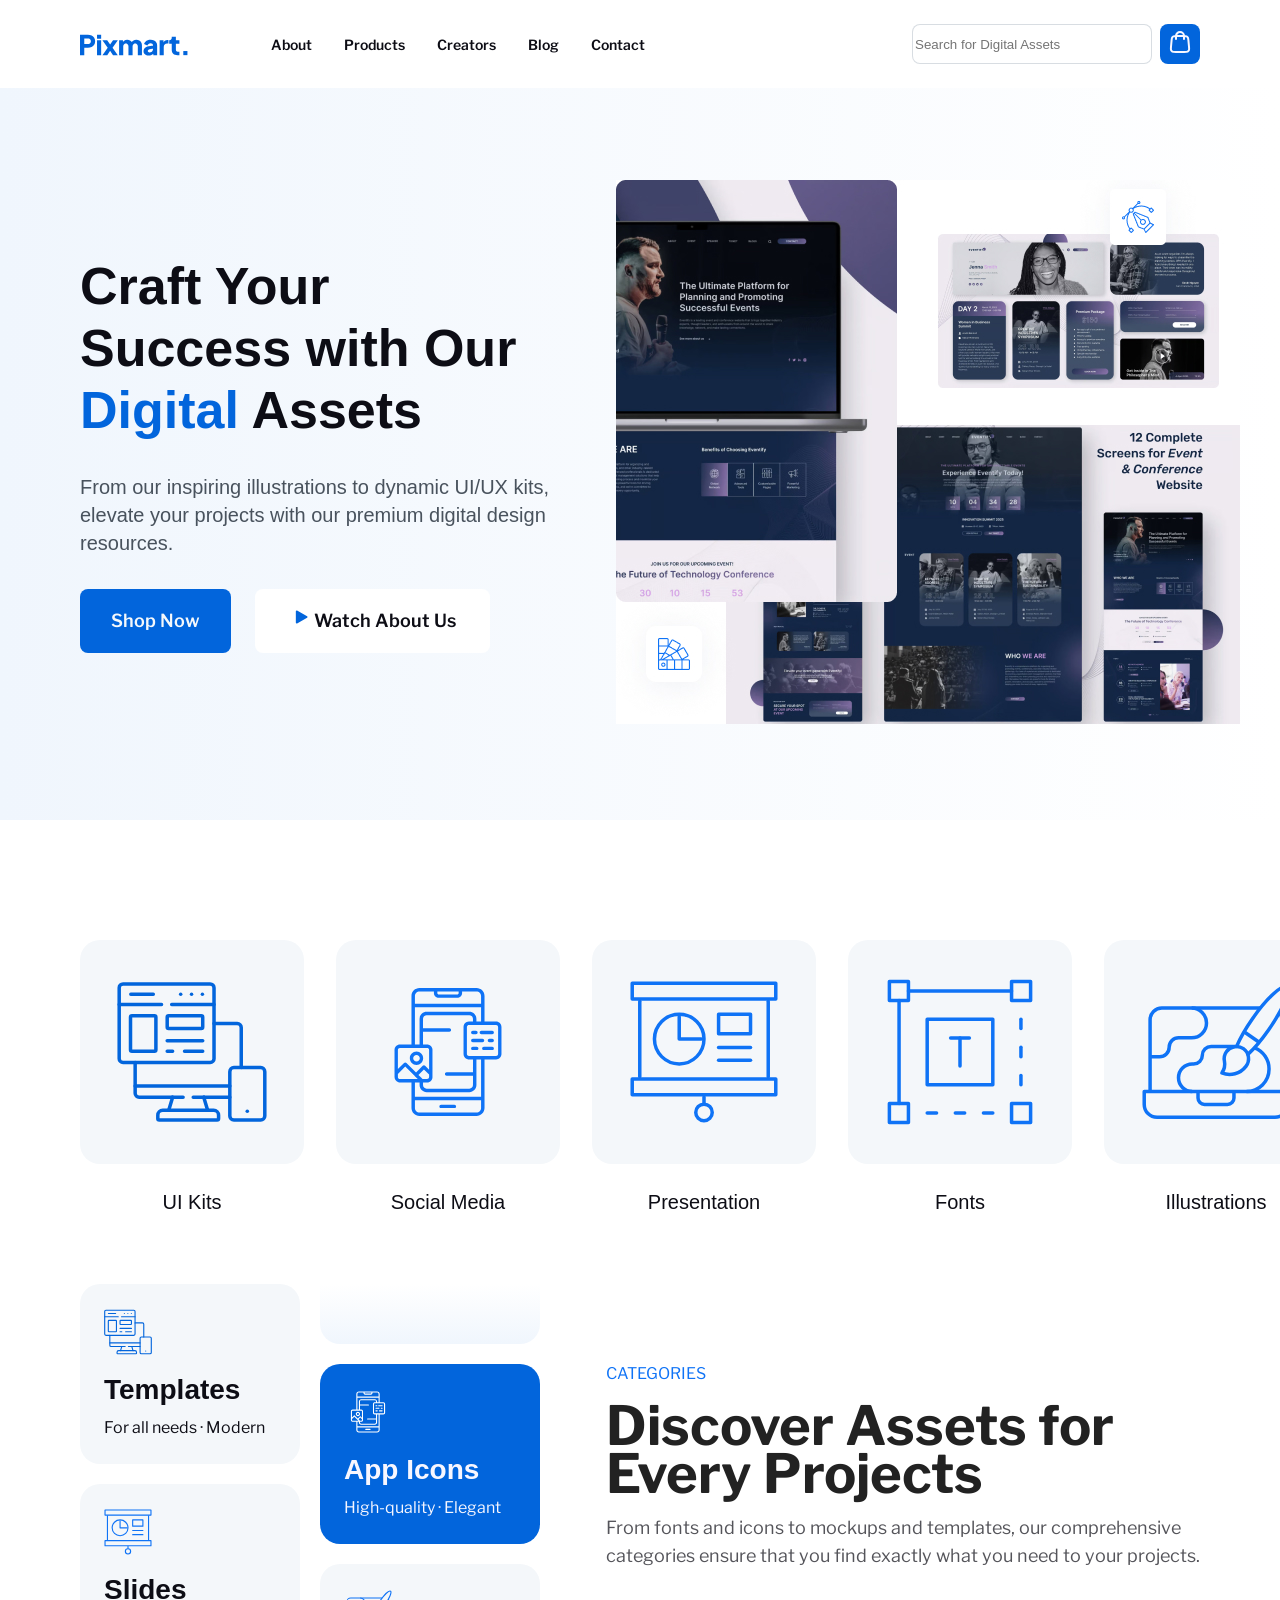
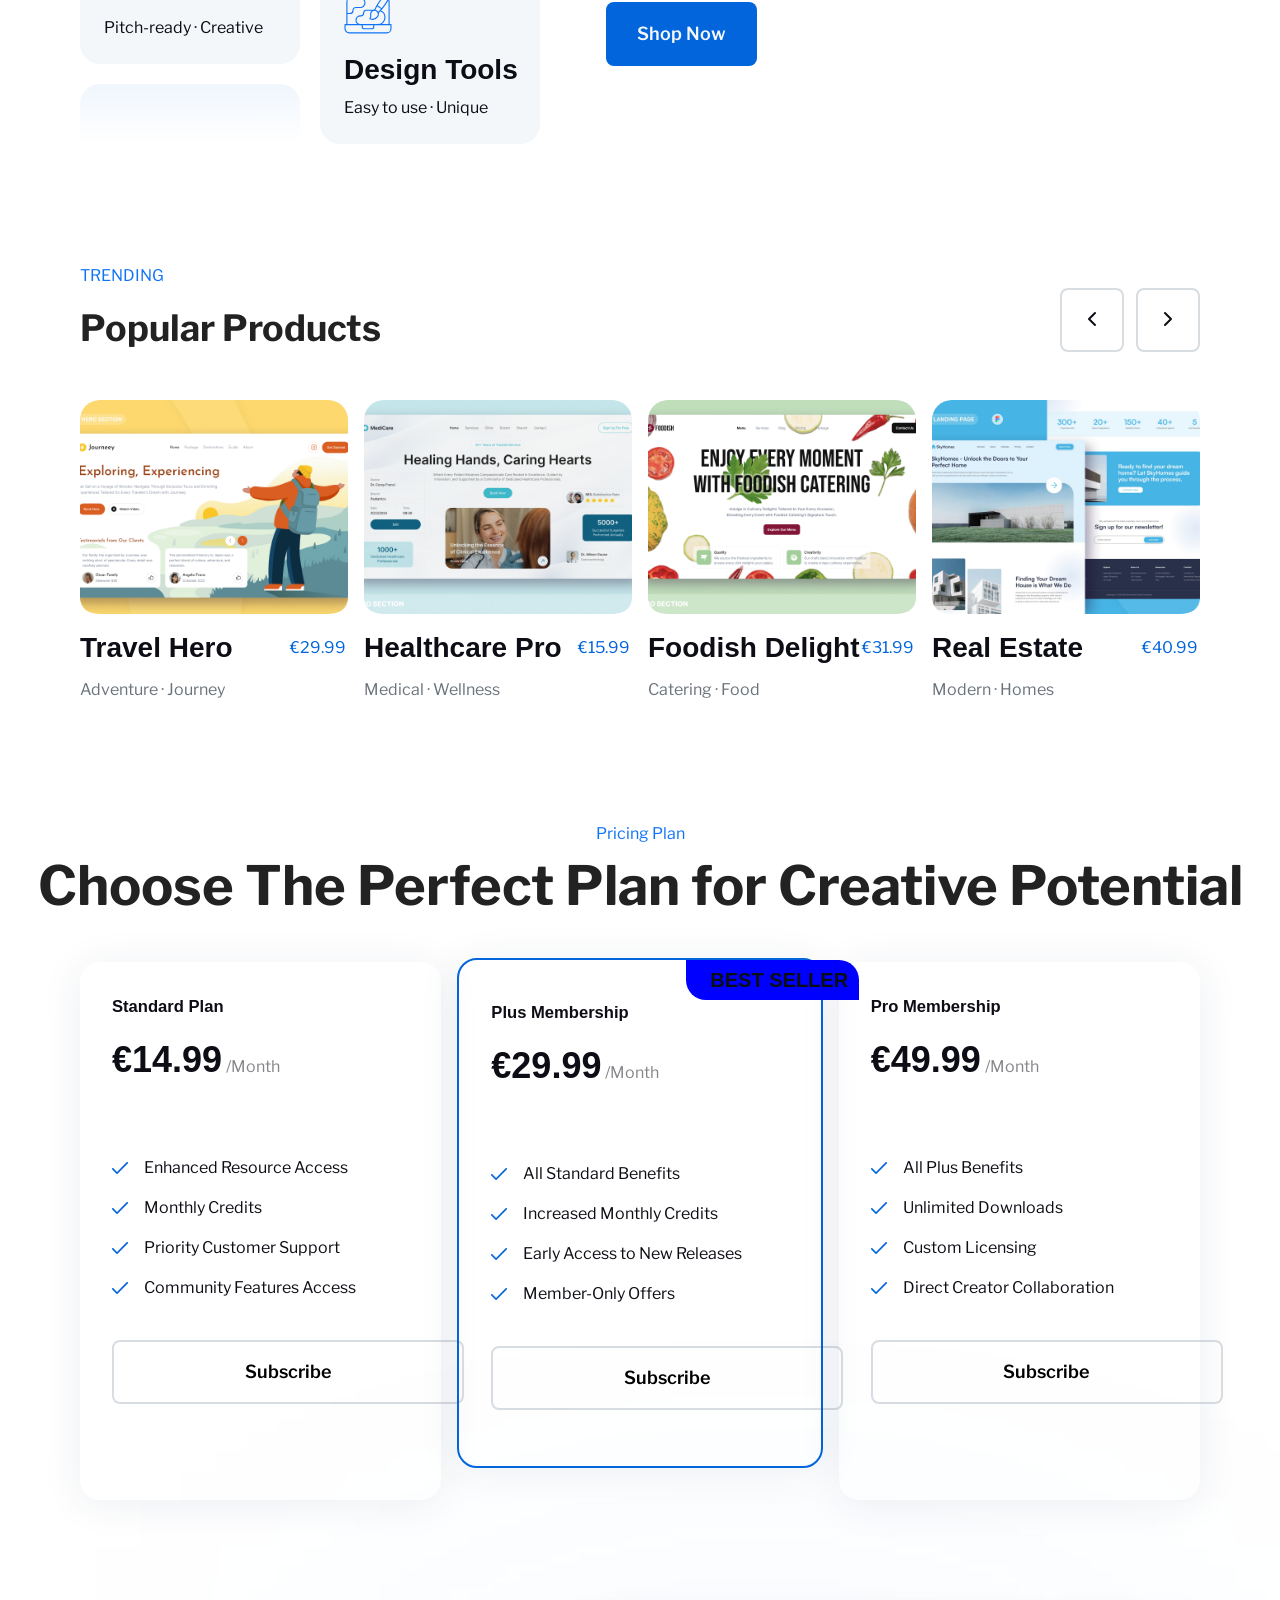
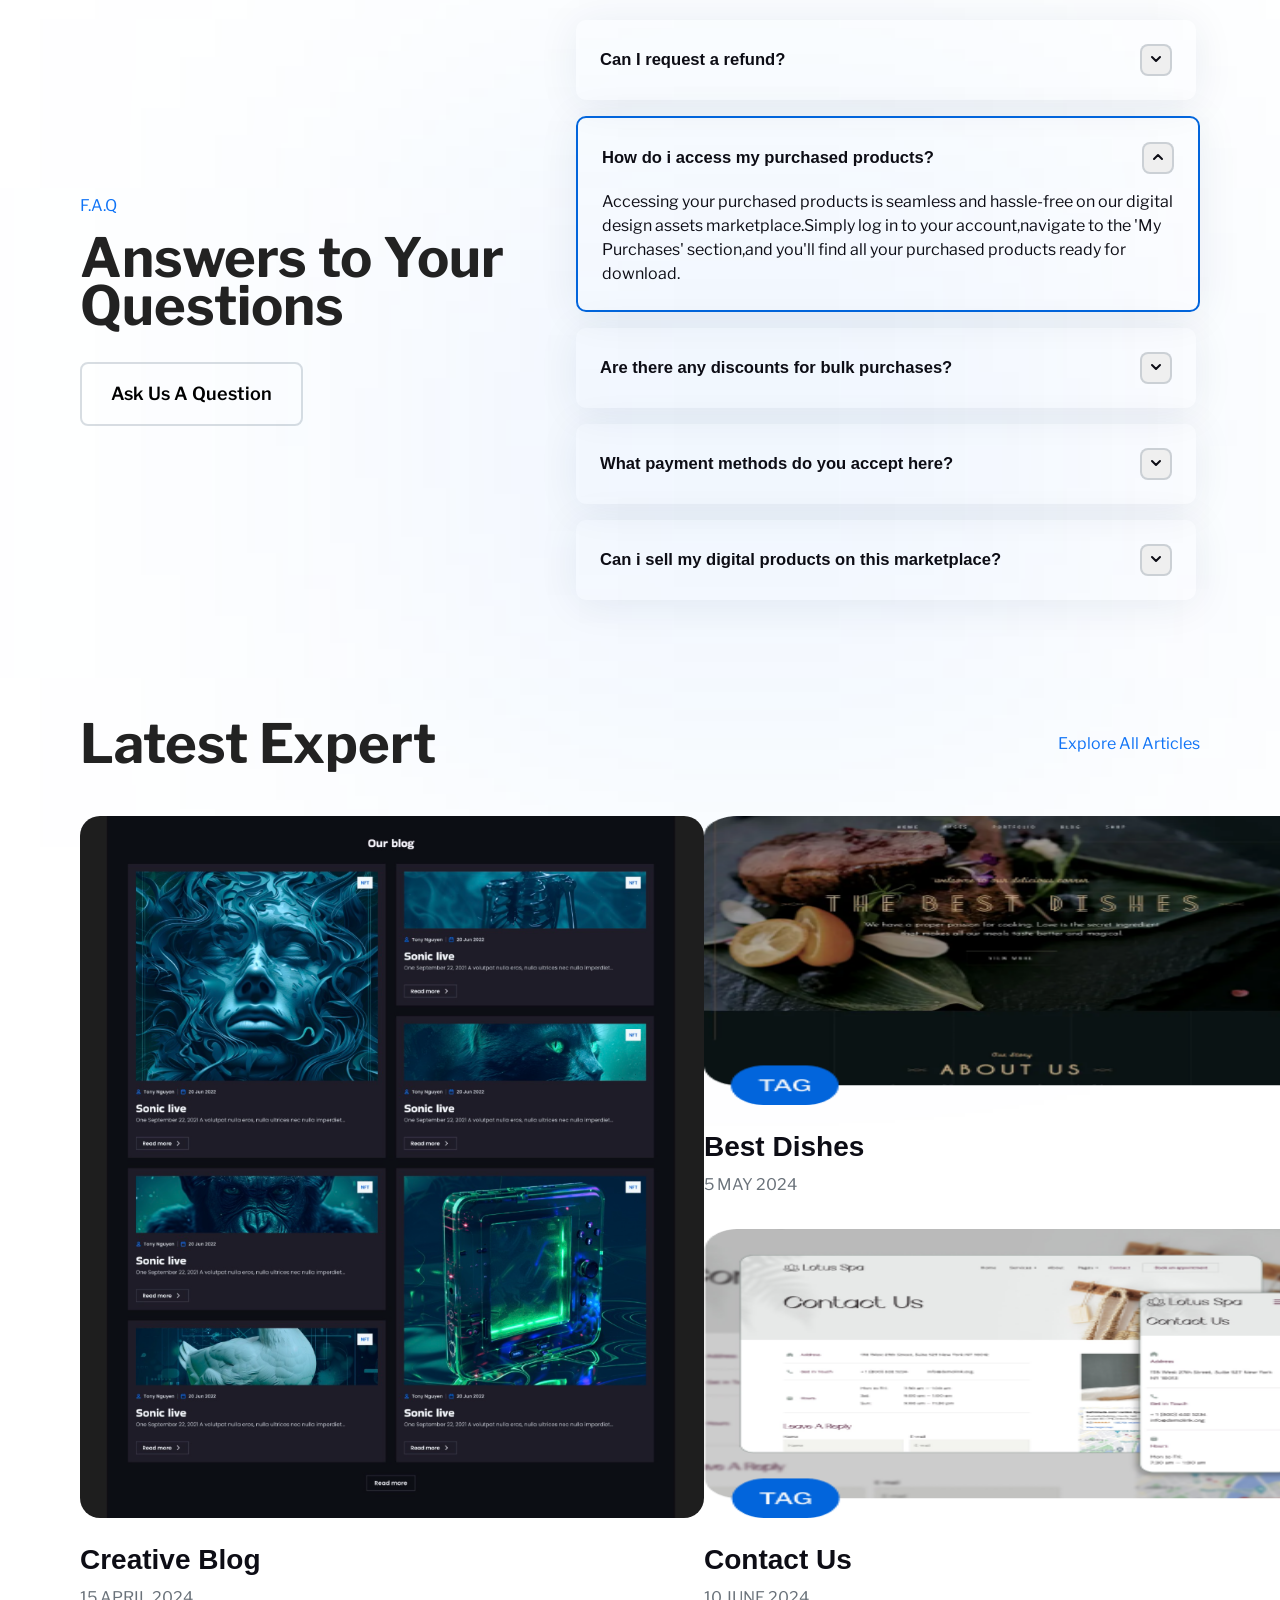
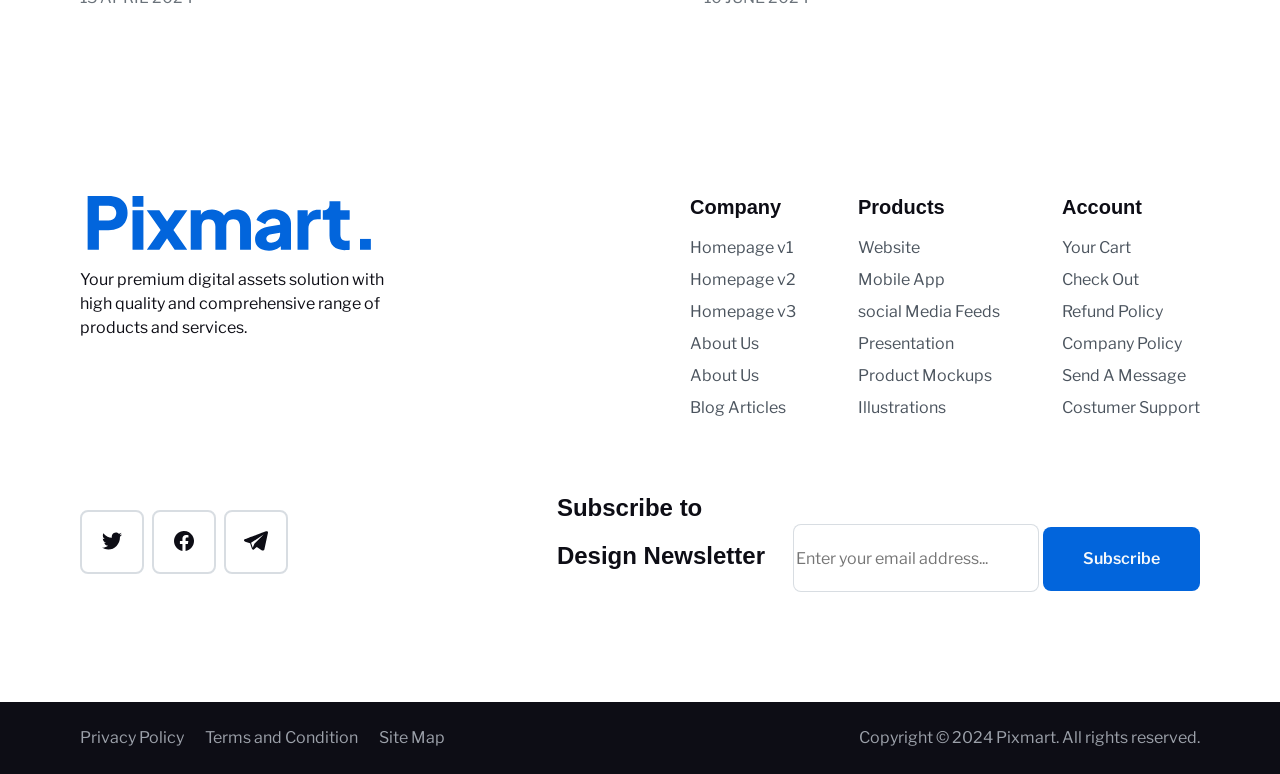
<file: index.html>
<!DOCTYPE html>
<html lang="en">
  <head>
    <meta charset="UTF-8" />
    <meta http-equiv="X-UA-Compatible" content="IE=edge" />
    <link rel="stylesheet" href="mystyle.css" />
    <link rel="preconnect" href="https://fonts.googleapis.com" />
    <link rel="preconnect" href="https://fonts.gstatic.com" crossorigin />
    <link href="https://fonts.googleapis.com/css2?family=Libre+Franklin:wght@400;500;600;700&family=Plus+Jakarta+Sans:wght@500;700&display=swap" rel="stylesheet" />
    <meta name="viewport" content="width=device-width, initial-scale=1.0" />
    <title>Pixmart-Homepage</title>
  </head>

  <body>
    <header>
      <nav>
        <div class="nav-menu">
          <div class="header-logo">
            <a href="index.html"><img src="img/icons/pixmart-logo.svg" alt="img" /></a>
          </div>

          <ul class="nav-list">
            <li class="nav-item"><a href="#">About</a></li>
            <li class="nav-item"><a href="catalog.html">Products</a></li>
            <li class="nav-item"><a href="#">Creators</a></li>
            <li class="nav-item"><a href="blog.html">Blog</a></li>
            <li class="nav-item"><a href="contacts.html">Contact</a></li>
          </ul>
        </div>
        <div class="nav-buttons">
          <div class="search-form">
            <form class="search">
              <input type="search" placeholder="Search for Digital Assets" class="search-button" />
            </form>
          </div>

          <div class="shopping-cart">
            <a href="#"><img src="img/icons/buttons-symbols/shopping-bag.svg" alt="img" /></a>
          </div>
        </div>
      </nav>
    </header>

    <main class="home-page">
      <div class="hero-section">
        <div class="hero-contents">
          <div class="hero-title">
            <h1>
              Craft Your <br />
              Success with Our <br />
              <span> Digital </span>Assets
            </h1>
          </div>

          <div class="hero-description">
            <p>
              From our inspiring illustrations to dynamic UI/UX kits,<br />
              elevate your projects with our premium digital design<br />
              resources.
            </p>
          </div>

          <div class="hero-buttons">
            <button class="button-primary" type="button">Shop Now</button>

            <button class="button-secondary" type="button">
              <img class="arrow" src="img/icons/buttons-symbols/button-arrow-left.svg" alt="img" />
              Watch About Us
            </button>
          </div>
        </div>

        <div class="hero-poster">
          <img class="showcase" src="img/misc/ornaments.jpg" alt="img" />
        </div>
      </div>

      <div class="products-section">
        <div class="product-card">
          <a href="#"><img src="img/icons/ui-kits.svg" alt="img" /></a>
          <div class="product-card-content">
            <p>UI Kits</p>
          </div>
        </div>

        <div class="product-card">
          <a href="#"><img src="img/icons/social-media-blue.svg" alt="img" /></a>
          <div class="product-card-content">
            <p>Social Media</p>
          </div>
        </div>

        <div class="product-card">
          <a href="#"><img src="img/icons/presentation.svg" alt="img" /></a>
          <div class="product-card-content">
            <p>Presentation</p>
          </div>
        </div>

        <div class="product-card">
          <a href="#"><img src="img/icons/fonts.svg" alt="img" /></a>
          <div class="product-card-content">
            <p>Fonts</p>
          </div>
        </div>

        <div class="product-card">
          <a href="#"><img src="img/icons/illustration.svg" alt="img" /></a>
          <div class="product-card-content">
            <p>Illustrations</p>
          </div>
        </div>
      </div>

      <div class="categories-section">
        <div class="category-items">
          <div class="categories-left">
            <div class="category-card">
              <img src="img/icons/ui-kits.svg" alt="img" />
              <div class="category-card-content">
                <h3 class="tools-name">Templates</h3>
                <p class="tools-info">For all needs · Modern</p>
              </div>
            </div>

            <div class="category-card">
              <img src="img/icons/presentation.svg" alt="img" />
              <div class="category-card-content">
                <h3 class="tools-name">Slides</h3>
                <p class="tools-info">Pitch-ready · Creative</p>
              </div>
            </div>

            <div class="rectangle-bottom"></div>
          </div>

          <div class="categories-right">
            <div class="rectangle-top"></div>

            <div id="blue-cate-card" class="category-card">
              <img src="img/icons/social-media.svg" alt="img" />
              <div class="category-card-content">
                <h3 class="tools-name">App Icons</h3>
                <p class="tools-info">High-quality · Elegant</p>
              </div>
            </div>

            <div class="category-card">
              <img src="img/icons/illustration.svg" alt="img" />
              <div class="category-card-content">
                <h3 class="tools-name">Design Tools</h3>
                <p class="tools-info">Easy to use · Unique</p>
              </div>
            </div>
          </div>
        </div>

        <div class="category-header">
          <div class="section-type-title">
            <p>CATEGORIES</p>
          </div>

          <div class="section-title">
            <h2>
              Discover Assets for<br />
              Every Projects
            </h2>
          </div>

          <div class="categories-description">
            <p>
              From fonts and icons to mockups and templates, our comprehensive<br />
              categories ensure that you find exactly what you need to your projects.
            </p>
          </div>

          <button class="button-primary" type="button">Shop Now</button>
        </div>
      </div>

      <div class="trending-section">
        <div class="trending-section-nav">
          <div class="trending-header">
            <div class="section-type-title">
              <p>TRENDING</p>
            </div>

            <div class="section-title">Popular Products</div>
          </div>

          <div class="trending-buttons">
            <button class="scroll-left-button" type="button">
              <img src="img/icons/buttons-symbols/chevron-left.svg" alt="img" />
            </button>

            <button class="scroll-right-button" type="button">
              <img src="img/icons/buttons-symbols/button-arrow-right.svg" alt="img" />
            </button>
          </div>
        </div>

        <div class="popular-products">
          <div class="popular-product-card">
            <img src="img/products/exploring-sun.png" alt="img" />

            <div class="product-name-and-price">
              <h3 class="product-name">Travel Hero</h3>
              <p class="product-price">€29.99</p>
            </div>

            <div class="product-description">
              <p>Adventure · Journey</p>
            </div>
            <button class="go-to-product-btn">Go to product</button>
          </div>

          <div class="popular-product-card">
            <img src="img/products/caring-hearts.png" alt="img" />

            <div class="product-name-and-price">
              <h3 class="product-name">Healthcare Pro</h3>
              <p class="product-price">€15.99</p>
            </div>

            <div class="product-description">
              <p>Medical · Wellness</p>
            </div>
            <button class="go-to-product-btn">Go to product</button>
          </div>

          <div class="popular-product-card">
            <img src="img/products/foodish-catering.png" alt="img" />

            <div class="product-name-and-price">
              <h3 class="product-name">Foodish Delight</h3>
              <p class="product-price">€31.99</p>
            </div>

            <div class="product-description">
              <p>Catering · Food</p>
            </div>
            <button class="go-to-product-btn">Go to product</button>
          </div>

          <div class="popular-product-card">
            <img src="img/products/dream-homes.png" alt="img" />

            <div class="product-name-and-price">
              <h3 class="product-name">Real Estate</h3>
              <p class="product-price">€40.99</p>
            </div>

            <div class="product-description">
              <p>Modern · Homes</p>
            </div>
            <button class="go-to-product-btn">Go to product</button>
          </div>
        </div>
      </div>

      <div class="pricing-section">
        <div class="pricing-header">
          <div class="section-type-title">
            <p>Pricing Plan</p>
          </div>

          <div class="section-title">
            <h2>Choose The Perfect Plan for Creative Potential</h2>
          </div>
        </div>

        <div class="subscription-plans">
          <div class="membership">
            <div class="membership-header">
              <div class="membership-name">
                <h5>Standard Plan</h5>
              </div>

              <div class="price-per-month">
                <h2 class="price">€14.99</h2>
                <p class="month">/Month</p>
              </div>
            </div>

            <div class="membership-content">
              <div class="benefit">
                <img src="img/icons/buttons-symbols/checkmark.svg" alt="img" />
                <p>Enhanced Resource Access</p>
              </div>

              <div class="benefit">
                <img src="img/icons/buttons-symbols/checkmark.svg" alt="img" />
                <p>Monthly Credits</p>
              </div>

              <div class="benefit">
                <img src="img/icons/buttons-symbols/checkmark.svg" alt="img" />
                <p>Priority Customer Support</p>
              </div>

              <div class="benefit">
                <img src="img/icons/buttons-symbols/checkmark.svg" alt="img" />
                <p>Community Features Access</p>
              </div>
            </div>

            <button class="membership-sub-button">Subscribe</button>
          </div>

          <div id="best-seller-membership" class="membership">
            <div class="membership-header">
              <div class="membership-name">
                <div class="sticker">
                  <h5>BEST SELLER</h5>
                </div>
                <h5>Plus Membership</h5>
              </div>

              <div class="price-per-month">
                <h2 class="price">€29.99</h2>
                <p class="month">/Month</p>
              </div>
            </div>

            <div class="membership-content">
              <div class="benefit">
                <img src="img/icons/buttons-symbols/checkmark.svg" alt="img" />
                <p>All Standard Benefits</p>
              </div>

              <div class="benefit">
                <img src="img/icons/buttons-symbols/checkmark.svg" alt="img" />
                <p>Increased Monthly Credits</p>
              </div>

              <div class="benefit">
                <img src="img/icons/buttons-symbols/checkmark.svg" alt="img" />
                <p>Early Access to New Releases</p>
              </div>

              <div class="benefit">
                <img src="img/icons/buttons-symbols/checkmark.svg" alt="img" />
                <p>Member-Only Offers</p>
              </div>
            </div>

            <button class="membership-sub-button">Subscribe</button>
          </div>

          <div class="membership">
            <div class="membership-header">
              <div class="membership-name">
                <h5>Pro Membership</h5>
              </div>

              <div class="price-per-month">
                <h2 class="price">€49.99</h2>
                <p class="month">/Month</p>
              </div>
            </div>

            <div class="membership-content">
              <div class="benefit">
                <img src="img/icons/buttons-symbols/checkmark.svg" alt="img" />
                <p>All Plus Benefits</p>
              </div>

              <div class="benefit">
                <img src="img/icons/buttons-symbols/checkmark.svg" alt="img" />
                <p>Unlimited Downloads</p>
              </div>

              <div class="benefit">
                <img src="img/icons/buttons-symbols/checkmark.svg" alt="img" />
                <p>Custom Licensing</p>
              </div>

              <div class="benefit">
                <img src="img/icons/buttons-symbols/checkmark.svg" alt="img" />
                <p>Direct Creator Collaboration</p>
              </div>
            </div>

            <button class="membership-sub-button">Subscribe</button>
          </div>
        </div>
      </div>

      <div class="faq-section">
        <div class="faq-header">
          <div class="section-type-title">
            <p>F.A.Q</p>
          </div>

          <div class="section-title">
            <h2>Answers to Your Questions</h2>
          </div>

          <button class="ask-question" type="button">Ask Us A Question</button>
        </div>

        <div class="common-questions">
          <div class="faq-card">
            <div class="faq-card-header">
              <div class="question">
                <h5>Can I request a refund?</h5>
              </div>
              <button type="button" class="expand-collaps">
                <img src="img/icons/buttons-symbols/chevron-down.svg" alt="img" />
              </button>
            </div>
          </div>

          <div id="selected-faq" class="faq-card">
            <div class="faq-card-header">
              <div class="question">
                <h5>How do i access my purchased products?</h5>
              </div>
              <button type="button" class="expand-collaps">
                <img src="img/icons/buttons-symbols/chevron-up.svg" alt="img" />
              </button>
            </div>

            <div class="faqs-answer">Accessing your purchased products is seamless and hassle-free on our digital design assets marketplace.Simply log in to your account,navigate to the 'My Purchases' section,and you'll find all your purchased products ready for download.</div>
          </div>

          <div class="faq-card">
            <div class="faq-card-header">
              <div class="question">
                <h5>Are there any discounts for bulk purchases?</h5>
              </div>
              <button type="button" class="expand-collaps">
                <img src="img/icons/buttons-symbols/chevron-down.svg" alt="img" />
              </button>
            </div>
          </div>

          <div class="faq-card">
            <div class="faq-card-header">
              <div class="question">
                <h5>What payment methods do you accept here?</h5>
              </div>
              <button type="button" class="expand-collaps">
                <img src="img/icons/buttons-symbols/chevron-down.svg" alt="img" />
              </button>
            </div>
          </div>

          <div class="faq-card">
            <div class="faq-card-header">
              <div class="question">
                <h5>Can i sell my digital products on this marketplace?</h5>
              </div>
              <button type="button" class="expand-collaps">
                <img src="img/icons/buttons-symbols/chevron-down.svg" alt="img" />
              </button>
            </div>
          </div>
        </div>
      </div>

      <div class="blog-section">
        <div class="blog-header">
          <div class="section-title">
            <h2>Latest Expert</h2>
          </div>

          <div class="section-type-title">
            <a href="#">Explore All Articles</a>
          </div>
        </div>

        <div class="blog-posts">
          <div class="big-post">
            <div class="blog-card">
              <img src="img/articles/binabox.png" alt="img" />
              <div class="blog-card-content">
                <a href="#">Creative Blog</a>
                <p>15 APRIL 2024</p>
              </div>
            </div>
          </div>

          <div class="small-post">
            <div class="blog-card">
              <img src="img/articles/best-dishes.png" alt="img" />
              <div class="blog-card-content">
                <a href="#">Best Dishes</a>
                <p>5 MAY 2024</p>
              </div>
            </div>

            <div class="blog-card">
              <img src="img/articles/lotus-spa.png" alt="img" />
              <div class="blog-card-content">
                <a href="#">Contact Us</a>
                <p>10 JUNE 2024</p>
              </div>
            </div>
          </div>
        </div>
      </div>
    </main>

    <footer>
      <div class="top-footer-section">
        <div class="footer-logo-and-text">
          <img class="footer-logo" src="img/icons/pixmart-logo.svg" alt="img" />
          <p class="logo-text">
            Your premium digital assets solution with<br />
            high quality and comprehensive range of<br />
            products and services.
          </p>
        </div>

        <div class="footer-nav">
          <div class="footer-nav-menu">
            <p class="menu">Company</p>

            <div class="menu-contents">
              <ul>
                <li><a href="#">Homepage v1</a></li>
                <li><a href="#">Homepage v2</a></li>
                <li><a href="#">Homepage v3</a></li>
                <li><a href="#">About Us</a></li>
                <li><a href="#">About Us</a></li>
                <li><a href="#">Blog Articles</a></li>
              </ul>
            </div>
          </div>

          <div class="footer-nav-menu">
            <p class="menu">Products</p>

            <div class="menu-contents">
              <ul>
                <li><a href="#">Website</a></li>
                <li><a href="#">Mobile App</a></li>
                <li><a href="#">social Media Feeds</a></li>
                <li><a href="#">Presentation</a></li>
                <li><a href="#">Product Mockups</a></li>
                <li><a href="#">Illustrations</a></li>
              </ul>
            </div>
          </div>

          <div class="footer-nav-menu">
            <p class="menu">Account</p>

            <div class="menu-contents">
              <ul>
                <li><a href="#">Your Cart</a></li>
                <li><a href="#">Check Out</a></li>
                <li><a href="#">Refund Policy</a></li>
                <li><a href="#">Company Policy</a></li>
                <li><a href="#">Send A Message</a></li>
                <li><a href="#">Costumer Support</a></li>
              </ul>
            </div>
          </div>
        </div>
      </div>

      <div class="center-footer-section">
        <div class="social-buttons">
          <button type="button" class="socials">
            <img class="social-media" src="img/icons/socials/twitter.svg" alt="img" />
          </button>

          <button type="button" class="socials">
            <img class="social-media" src="img/icons/socials/facebook.svg" alt="img" />
          </button>

          <button type="button" class="socials">
            <img class="social-media" src="img/icons/socials/telegram.svg" alt="img" />
          </button>
        </div>

        <div class="newsletter">
          <form action="submit" method="post">
            <label for="email"
              >Subscribe to <br />
              Design Newsletter</label
            >
            <input type="email" id="email" name="email" placeholder="Enter your email address..." required />
            <button class="email-sub" type="submit">Subscribe</button>
          </form>
        </div>
      </div>

      <div class="bottom-footer-section">
        <div class="misc">
          <a href="#">Privacy Policy</a>
          <a href="#">Terms and Condition</a>
          <a href="#">Site Map</a>
        </div>

        <div class="copyright">
          <p>Copyright © 2024 Pixmart. All rights reserved.</p>
        </div>
      </div>
    </footer>
  </body>
</html>
</file>
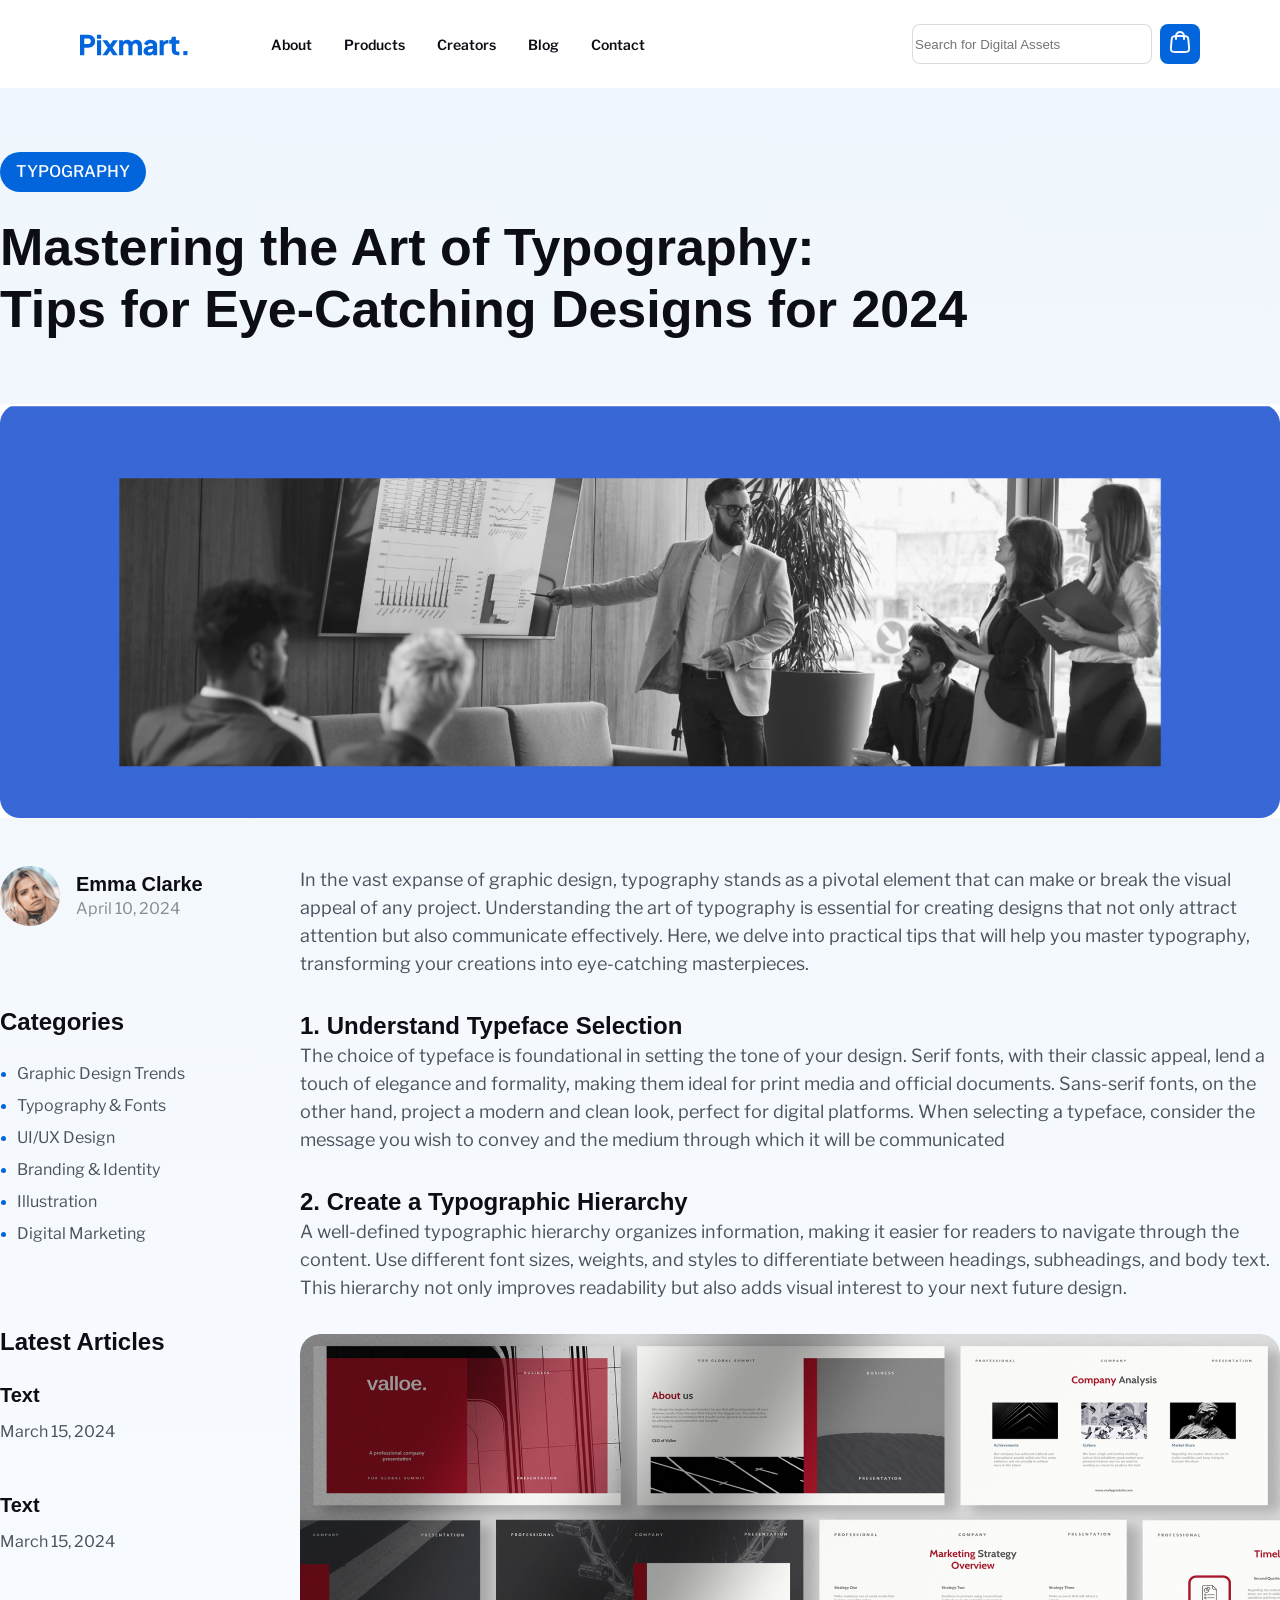
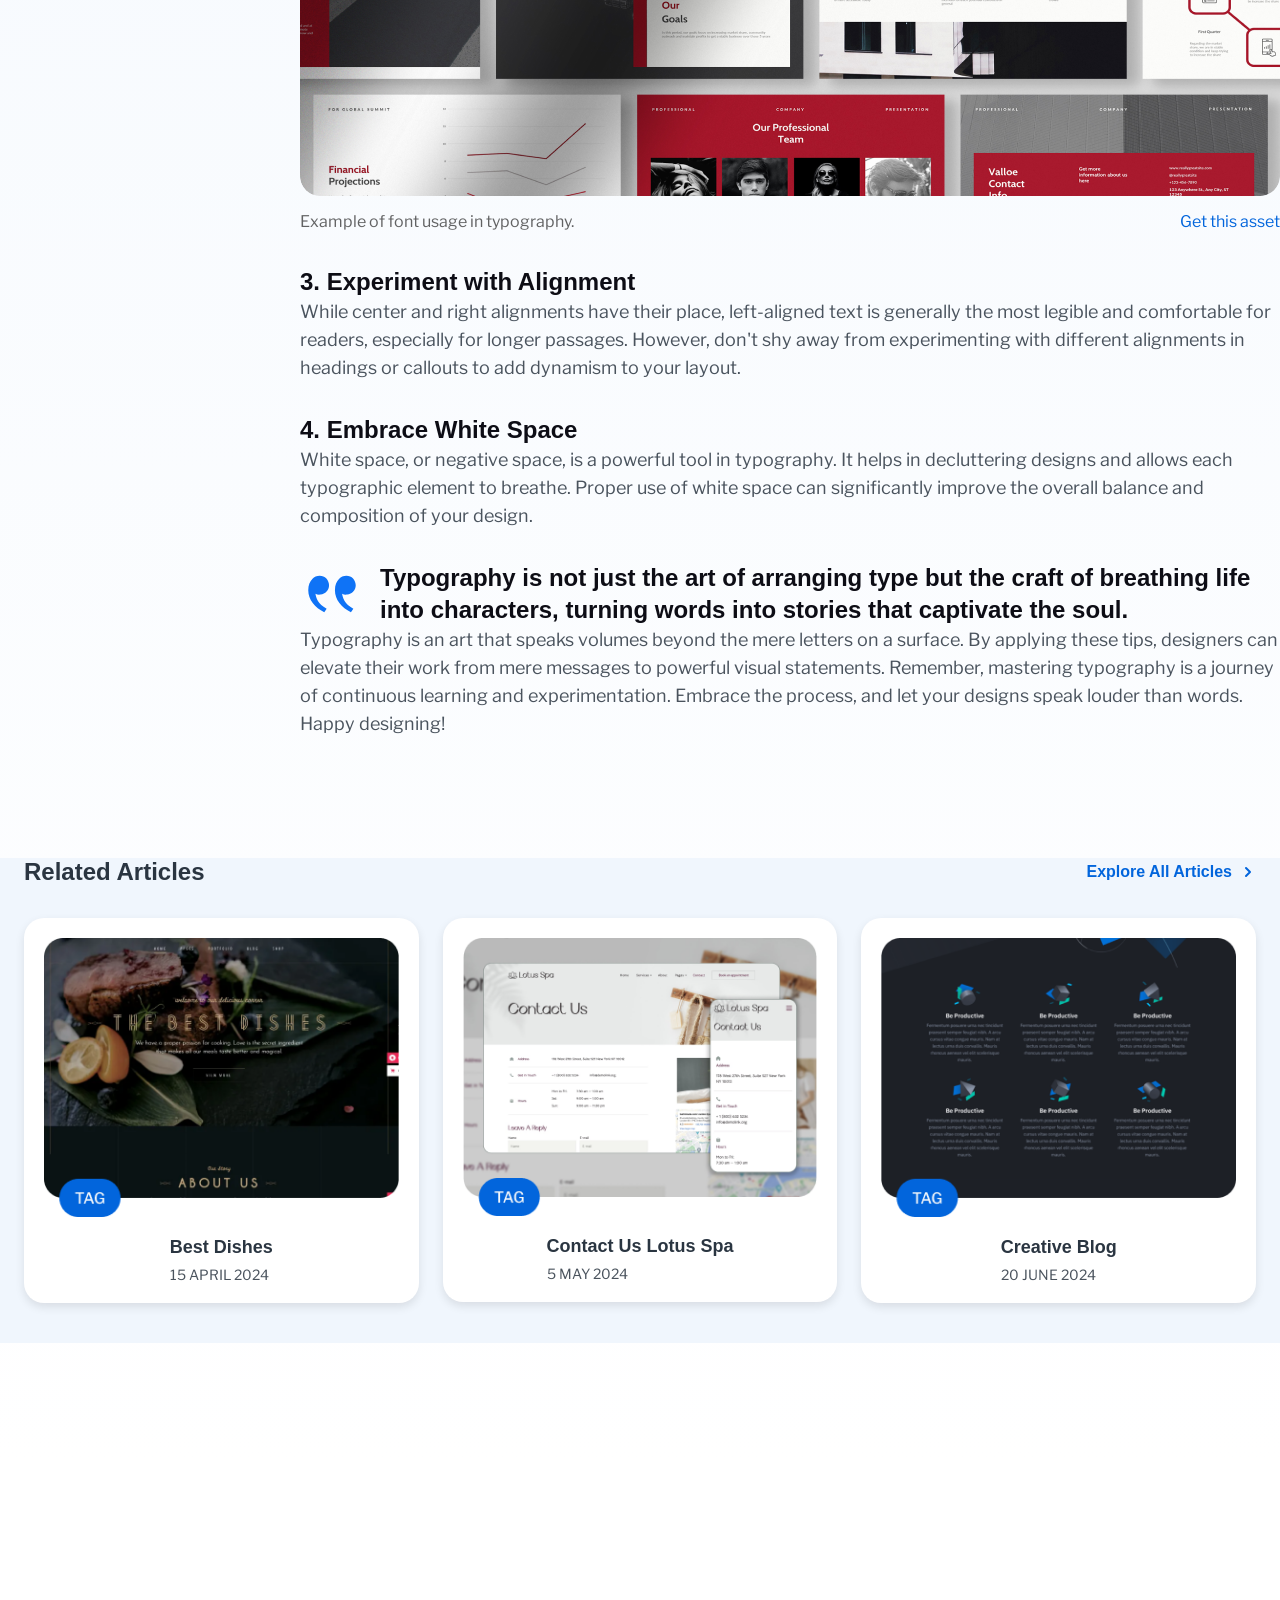
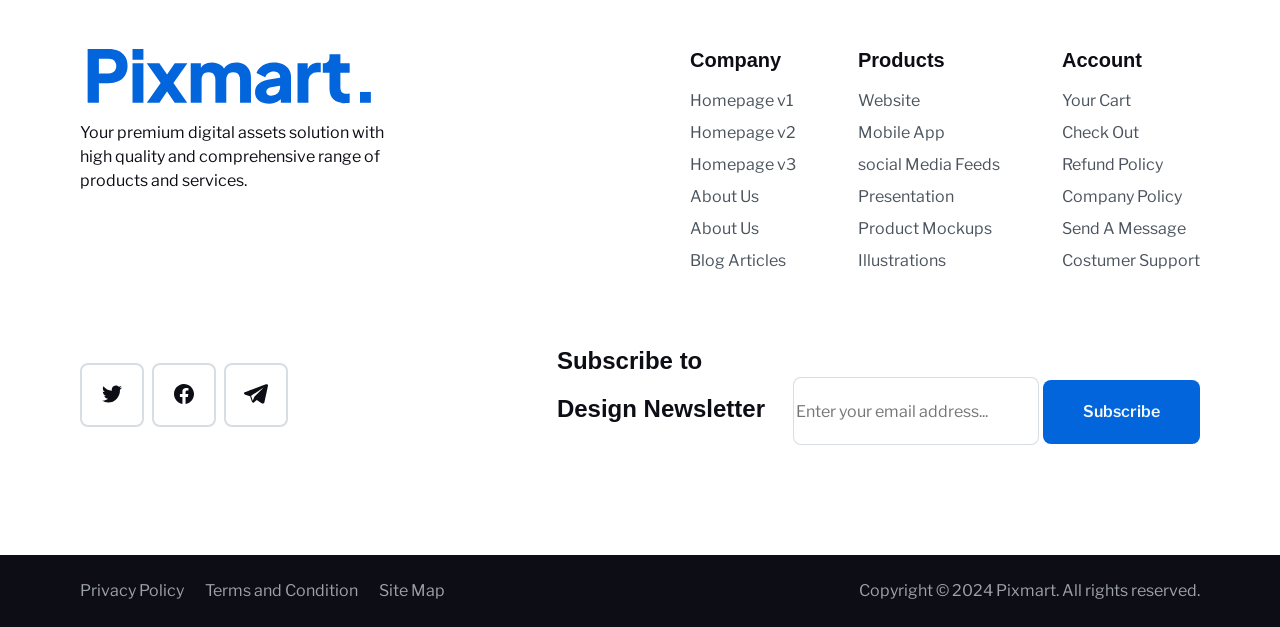
<file: blog.html>
<!DOCTYPE html>
<html lang="en">
  <head>
    <meta charset="UTF-8" />
    <meta http-equiv="X-UA-Compatible" content="IE=edge" />
    <link rel="stylesheet" href="mystyle.css" />
    <link rel="preconnect" href="https://fonts.googleapis.com" />
    <link rel="preconnect" href="https://fonts.gstatic.com" crossorigin />
    <link href="https://fonts.googleapis.com/css2?family=Libre+Franklin:wght@400;500;600;700&family=Plus+Jakarta+Sans:wght@500;700&display=swap" rel="stylesheet" />
    <meta name="viewport" content="width=device-width, initial-scale=1.0" />
    <title>Pixmart</title>
  </head>

  <body>
    <header>
      <nav>
        <div class="nav-menu">
          <div class="header-logo">
            <a href="index.html"><img src="img/icons/pixmart-logo.svg" alt="img" /></a>
          </div>

          <ul class="nav-list">
            <li class="nav-item"><a href="#">About</a></li>
            <li class="nav-item"><a href="catalog.html">Products</a></li>
            <li class="nav-item"><a href="#">Creators</a></li>
            <li class="nav-item"><a href="blog.html">Blog</a></li>
            <li class="nav-item"><a href="contacts.html">Contact</a></li>
          </ul>
        </div>
        <div class="nav-buttons">
          <div class="search-form">
            <form class="search">
              <input type="search" placeholder="Search for Digital Assets" class="search-button" />
            </form>
          </div>

          <div class="shopping-cart">
            <a href="#"><img src="img/icons/buttons-symbols/shopping-bag.svg" alt="img" /></a>
          </div>
        </div>
      </nav>
    </header>

    <main class="blog-page">
      <div class="blog-page-wrapper">
        <div class="blog-intro">
          <div class="typo-sticker">
            <p>TYPOGRAPHY</p>
          </div>

          <h1 class="blog-title">
            Mastering the Art of Typography:<br />
            Tips for Eye-Catching Designs for 2024
          </h1>

          <div class="blog-title-image">
            <img src="img/misc/black-and-white-office.jpg" alt="img" />
          </div>
        </div>

        <div class="blog-article">
          <aside class="blogpage-aside">
            <div class="author">
              <img src="img/people/emma-clarke.png" alt="img" />
              <div class="author-datails">
                <h5 class="author-name">Emma Clarke</h5>
                <p class="author-date">April 10, 2024</p>
              </div>
            </div>

            <div class="blog-categories">
              <h4>Categories</h4>
              <ul class="blog-categories-list">
                <li><a href="#">Graphic Design Trends</a></li>
                <li><a href="#">Typography & Fonts</a></li>
                <li><a href="#">UI/UX Design</a></li>
                <li><a href="#">Branding & Identity</a></li>
                <li><a href="#">Illustration</a></li>
                <li><a href="#">Digital Marketing</a></li>
              </ul>
            </div>

            <div class="latest-articles">
              <h4>Latest Articles</h4>

              <div class="latest-article">
                <h5 class="article-name">Text</h5>
                <p class="article-date">March 15, 2024</p>
              </div>

              <div class="latest-article">
                <h5 class="article-name">Text</h5>
                <p class="article-date">March 15, 2024</p>
              </div>
            </div>
          </aside>

          <div class="main-article">
            <p class="article-content">
              In the vast expanse of graphic design, typography stands as a pivotal element that can make or break the visual<br />
              appeal of any project. Understanding the art of typography is essential for creating designs that not only attract<br />
              attention but also communicate effectively. Here, we delve into practical tips that will help you master typography,<br />
              transforming your creations into eye-catching masterpieces.
            </p>

            <div class="article-paragraph">
              <h4 class="article-point">1. Understand Typeface Selection</h4>
              <p class="article-content">
                The choice of typeface is foundational in setting the tone of your design. Serif fonts, with their classic appeal, lend a<br />
                touch of elegance and formality, making them ideal for print media and official documents. Sans-serif fonts, on the<br />
                other hand, project a modern and clean look, perfect for digital platforms. When selecting a typeface, consider the<br />
                message you wish to convey and the medium through which it will be communicated
              </p>
            </div>

            <div class="article-paragraph">
              <h4 class="article-point">2. Create a Typographic Hierarchy</h4>
              <p class="article-content">
                A well-defined typographic hierarchy organizes information, making it easier for readers to navigate through the<br />
                content. Use different font sizes, weights, and styles to differentiate between headings, subheadings, and body text.<br />
                This hierarchy not only improves readability but also adds visual interest to your next future design.
              </p>
            </div>

            <div class="article-example">
              <img class="example" src="img/articles/example.png" alt="img" />
              <div class="usage-typography">
                <p>Example of font usage in typography.</p>
                <a class="get-this-asset" href="#">Get this asset</a>
              </div>
            </div>

            <div class="article-paragraph">
              <h4 class="article-point">3. Experiment with Alignment</h4>
              <p class="article-content">
                While center and right alignments have their place, left-aligned text is generally the most legible and comfortable for<br />
                readers, especially for longer passages. However, don't shy away from experimenting with different alignments in<br />
                headings or callouts to add dynamism to your layout.
              </p>
            </div>

            <div class="article-paragraph">
              <h4 class="article-point">4. Embrace White Space</h4>
              <p class="article-content">
                White space, or negative space, is a powerful tool in typography. It helps in decluttering designs and allows each<br />
                typographic element to breathe. Proper use of white space can significantly improve the overall balance and<br />
                composition of your design.
              </p>
            </div>

            <div class="article-paragraph">
              <div class="last-article">
                <img class="double-quote" src="img/icons/buttons-symbols/double-quote.svg" alt="img" />
                <h4 class="article-point">
                  Typography is not just the art of arranging type but the craft of breathing life<br />
                  into characters, turning words into stories that captivate the soul.
                </h4>
              </div>
              <p class="article-content">
                Typography is an art that speaks volumes beyond the mere letters on a surface. By applying these tips, designers can<br />
                elevate their work from mere messages to powerful visual statements. Remember, mastering typography is a journey<br />
                of continuous learning and experimentation. Embrace the process, and let your designs speak louder than words.<br />
                Happy designing!
              </p>
            </div>
          </div>
        </div>

        <div class="related-articles-background">
          <div class="related-articles">
            <div class="related-header">
              <h2>Related Articles</h2>
              <div class="explore-all-articles">
                <a href="#">Explore All Articles</a>
                <img src="img/icons/buttons-symbols/chevron-right.svg" alt="img" />
              </div>
            </div>

            <div class="article-cards">
              <div class="article-card">
                <a href="#" class="article-link">
                  <img src="img/articles/best-dishes.png" alt="img" />
                </a>
                <div class="article-card-content">
                  <h5>Best Dishes</h5>
                  <p>15 APRIL 2024</p>
                </div>
              </div>

              <div class="article-card">
                <a href="#" class="article-link">
                  <img src="img/articles/lotus-spa.png" alt="img" />
                </a>
                <div class="article-card-content">
                  <h5>Contact Us Lotus Spa</h5>
                  <p>5 MAY 2024</p>
                </div>
              </div>

              <div class="article-card">
                <a href="#" class="article-link">
                  <img src="img/articles/creative-blog.png" alt="img" />
                </a>
                <div class="article-card-content">
                  <h5>Creative Blog</h5>
                  <p>20 JUNE 2024</p>
                </div>
              </div>
            </div>
          </div>
        </div>
      </div>
    </main>

    <footer>
      <div class="top-footer-section">
        <div class="footer-logo-and-text">
          <img class="footer-logo" src="img/icons/pixmart-logo.svg" alt="img" />
          <p class="logo-text">
            Your premium digital assets solution with<br />
            high quality and comprehensive range of<br />
            products and services.
          </p>
        </div>

        <div class="footer-nav">
          <div class="footer-nav-menu">
            <p class="menu">Company</p>

            <div class="menu-contents">
              <ul>
                <li><a href="#">Homepage v1</a></li>
                <li><a href="#">Homepage v2</a></li>
                <li><a href="#">Homepage v3</a></li>
                <li><a href="#">About Us</a></li>
                <li><a href="#">About Us</a></li>
                <li><a href="#">Blog Articles</a></li>
              </ul>
            </div>
          </div>

          <div class="footer-nav-menu">
            <p class="menu">Products</p>

            <div class="menu-contents">
              <ul>
                <li><a href="#">Website</a></li>
                <li><a href="#">Mobile App</a></li>
                <li><a href="#">social Media Feeds</a></li>
                <li><a href="#">Presentation</a></li>
                <li><a href="#">Product Mockups</a></li>
                <li><a href="#">Illustrations</a></li>
              </ul>
            </div>
          </div>

          <div class="footer-nav-menu">
            <p class="menu">Account</p>

            <div class="menu-contents">
              <ul>
                <li><a href="#">Your Cart</a></li>
                <li><a href="#">Check Out</a></li>
                <li><a href="#">Refund Policy</a></li>
                <li><a href="#">Company Policy</a></li>
                <li><a href="#">Send A Message</a></li>
                <li><a href="#">Costumer Support</a></li>
              </ul>
            </div>
          </div>
        </div>
      </div>

      <div class="center-footer-section">
        <div class="social-buttons">
          <button type="button" class="socials">
            <img class="social-media" src="img/icons/socials/twitter.svg" alt="img" />
          </button>

          <button type="button" class="socials">
            <img class="social-media" src="img/icons/socials/facebook.svg" alt="img" />
          </button>

          <button type="button" class="socials">
            <img class="social-media" src="img/icons/socials/telegram.svg" alt="img" />
          </button>
        </div>

        <div class="newsletter">
          <form action="submit" method="post">
            <label for="email"
              >Subscribe to <br />
              Design Newsletter</label
            >
            <input type="email" id="email" name="email" placeholder="Enter your email address..." required />
            <button class="email-sub" type="submit">Subscribe</button>
          </form>
        </div>
      </div>

      <div class="bottom-footer-section">
        <div class="misc">
          <a href="#">Privacy Policy</a>
          <a href="#">Terms and Condition</a>
          <a href="#">Site Map</a>
        </div>

        <div class="copyright">
          <p>Copyright © 2024 Pixmart. All rights reserved.</p>
        </div>
      </div>
    </footer>
  </body>
</html>
</file>
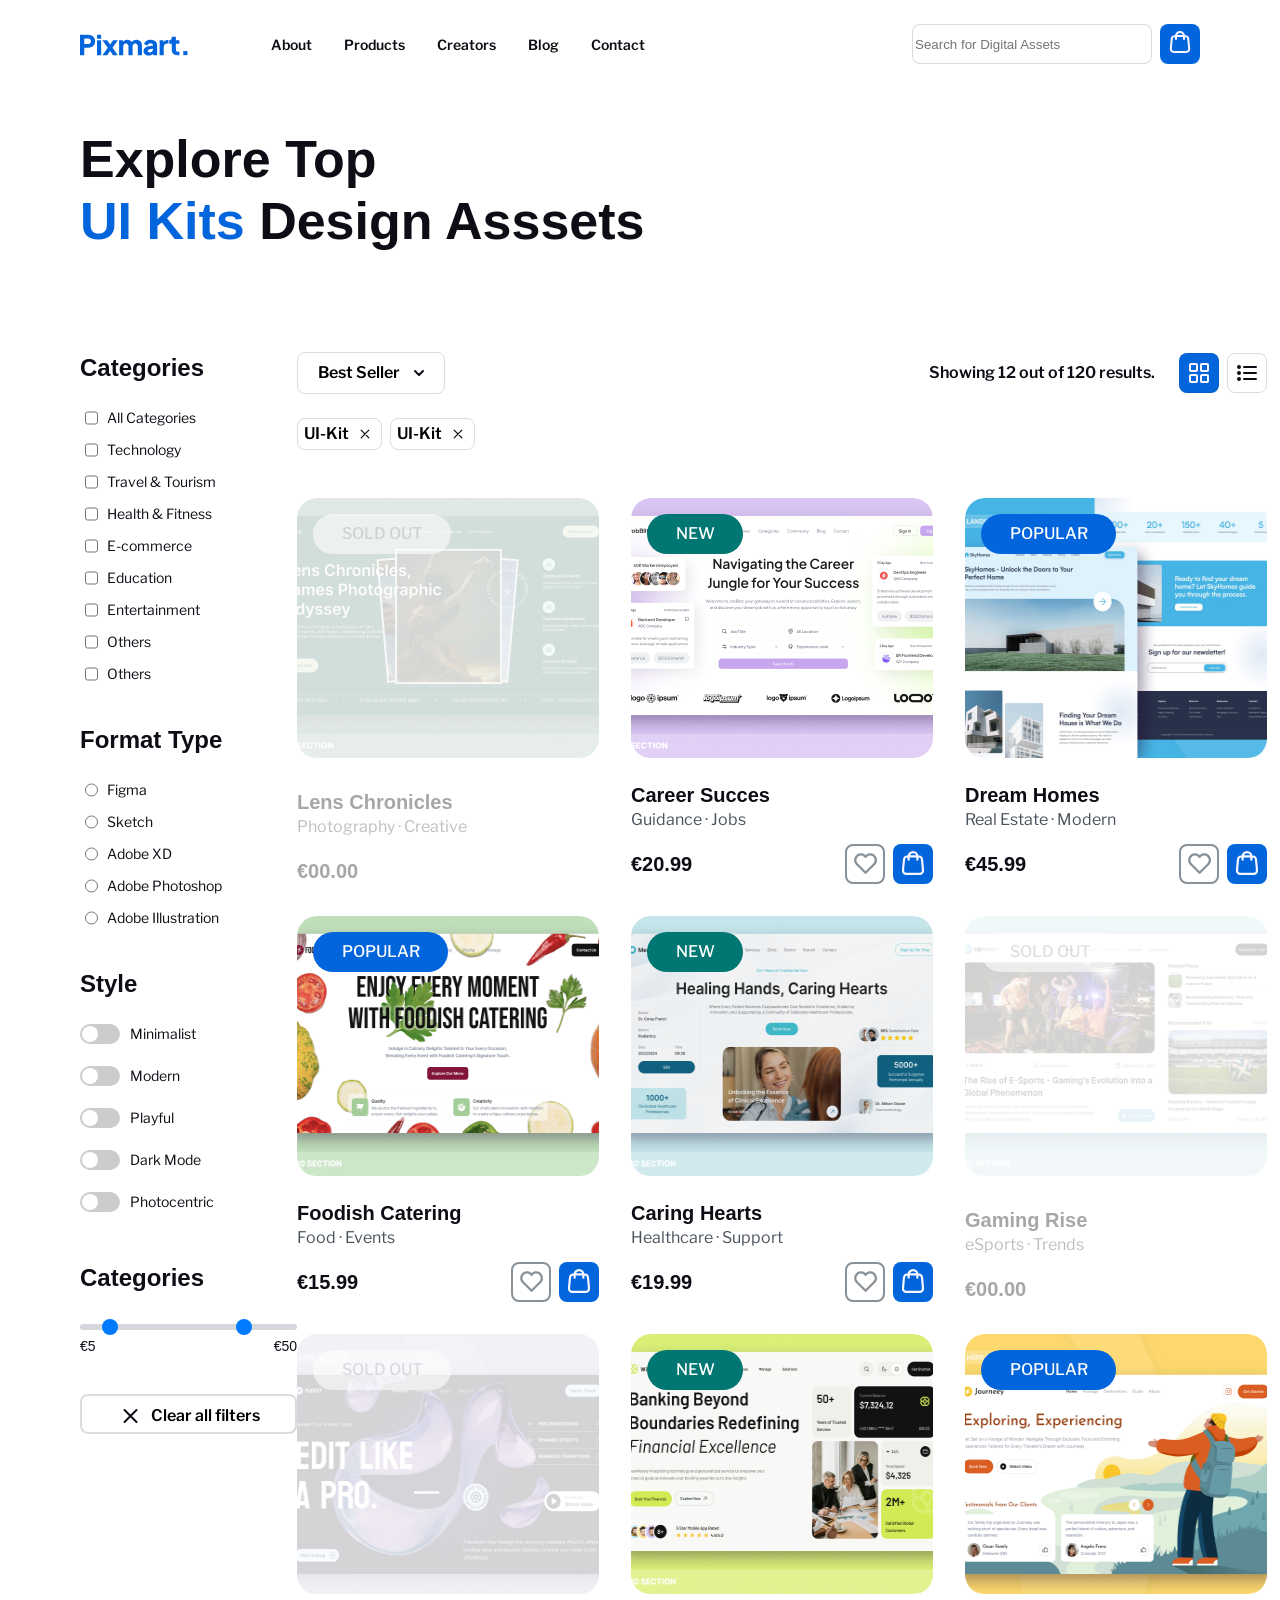
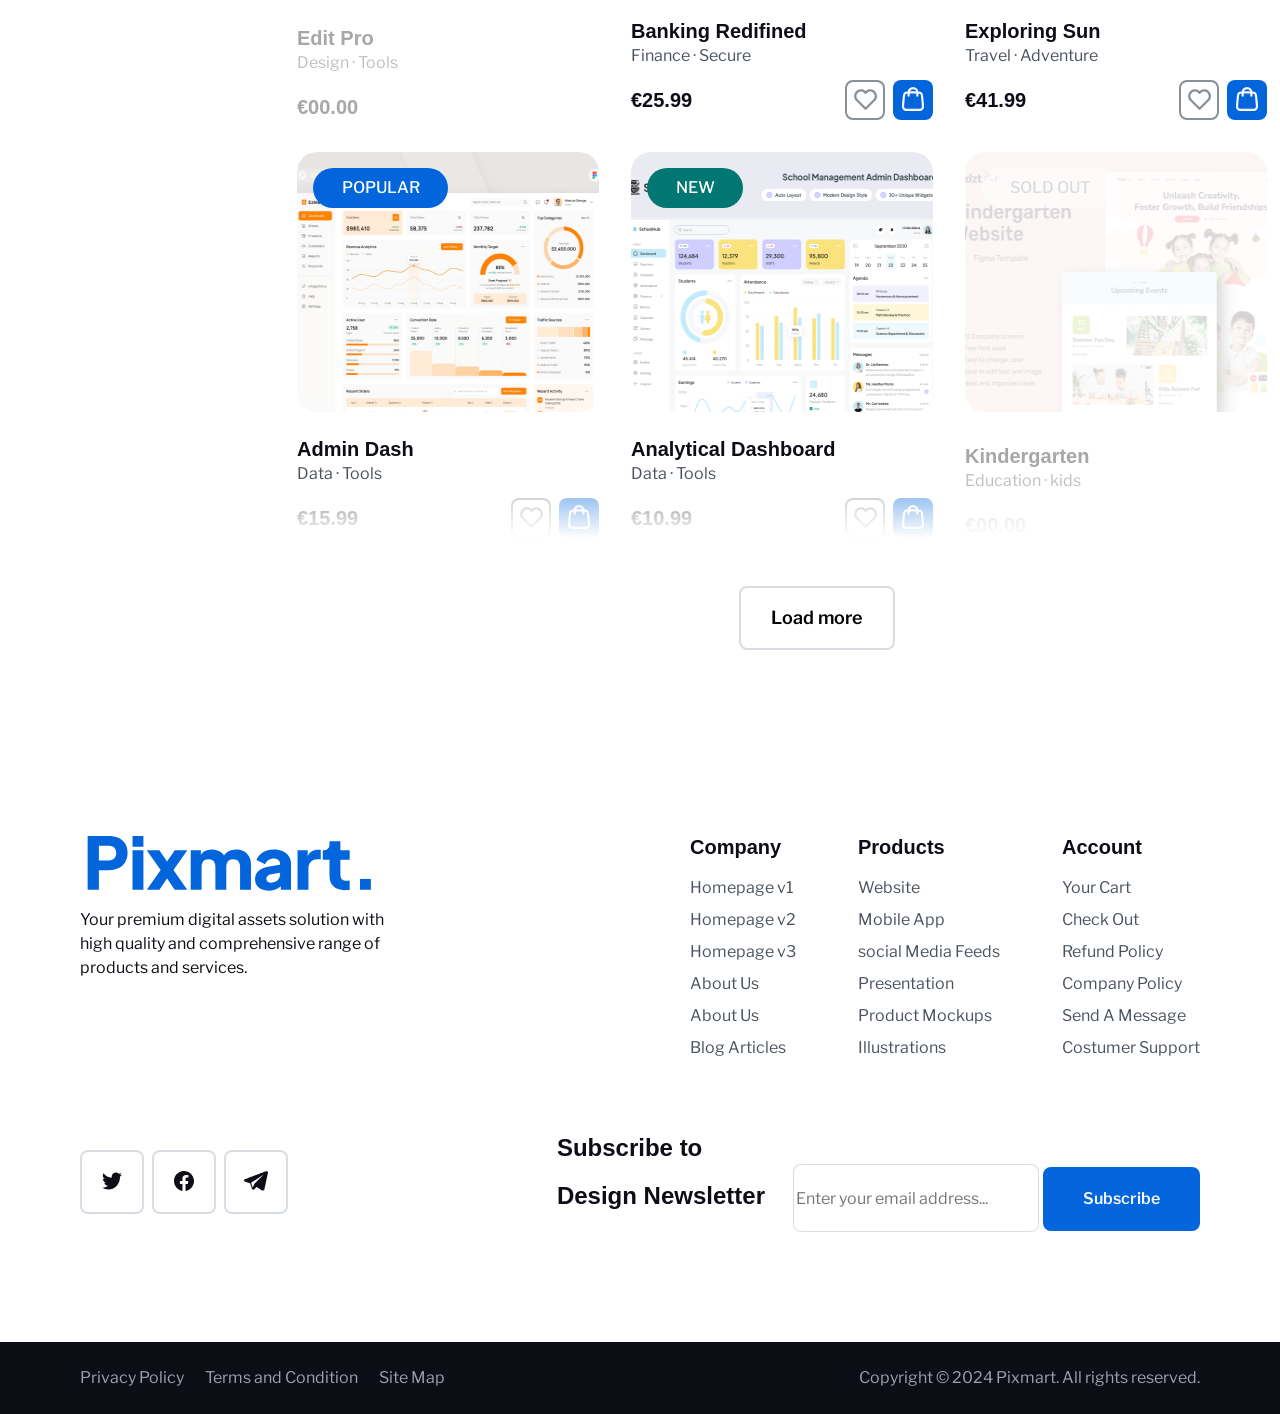
<file: catalog.html>
<!DOCTYPE html>
<html lang="en">
  <head>
    <meta charset="UTF-8" />
    <meta http-equiv="X-UA-Compatible" content="IE=edge" />
    <link rel="stylesheet" href="mystyle.css" />
    <link rel="preconnect" href="https://fonts.googleapis.com" />
    <link rel="preconnect" href="https://fonts.gstatic.com" crossorigin />
    <link href="https://fonts.googleapis.com/css2?family=Libre+Franklin:wght@400;500;600;700&family=Plus+Jakarta+Sans:wght@500;700&display=swap" rel="stylesheet" />
    <meta name="viewport" content="width=device-width, initial-scale=1.0" />
    <title>Pixmart</title>
  </head>

  <body>
    <header>
      <nav>
        <div class="nav-menu">
          <div class="header-logo">
            <a href="index.html"><img src="img/icons/pixmart-logo.svg" alt="img" /></a>
          </div>

          <ul class="nav-list">
            <li class="nav-item"><a href="#">About</a></li>
            <li class="nav-item"><a href="catalog.html">Products</a></li>
            <li class="nav-item"><a href="#">Creators</a></li>
            <li class="nav-item"><a href="blog.html">Blog</a></li>
            <li class="nav-item"><a href="contacts.html">Contact</a></li>
          </ul>
        </div>
        <div class="nav-buttons">
          <div class="search-form">
            <form class="search">
              <input type="search" placeholder="Search for Digital Assets" class="search-button" />
            </form>
          </div>

          <div class="shopping-cart">
            <a href="#"><img src="img/icons/buttons-symbols/shopping-bag.svg" alt="img" /></a>
          </div>
        </div>
      </nav>
    </header>

    <div class="catalog-intro">
      <h1>
        Explore Top <br />
        <span>UI Kits</span> Design Asssets
      </h1>
    </div>

    <main class="catalog-page">
      <aside class="side-filter-section">
        <div class="filters-card">
          <h4 class="filter-name">Categories</h4>

          <div class="filter-card-content">
            <ul class="filters-list">
              <li class="filter"><input class="checkbox-filter" type="checkbox" /> <label>All Categories</label></li>
              <li class="filter"><input class="checkbox-filter" type="checkbox" /> <label>Technology</label></li>
              <li class="filter"><input class="checkbox-filter" type="checkbox" /> <label>Travel & Tourism</label></li>
              <li class="filter"><input class="checkbox-filter" type="checkbox" /> <label>Health & Fitness</label></li>
              <li class="filter"><input class="checkbox-filter" type="checkbox" /> <label>E-commerce</label></li>
              <li class="filter"><input class="checkbox-filter" type="checkbox" /> <label>Education</label></li>
              <li class="filter"><input class="checkbox-filter" type="checkbox" /> <label>Entertainment</label></li>
              <li class="filter"><input class="checkbox-filter" type="checkbox" /> <label>Others</label></li>
              <li class="filter"><input class="checkbox-filter" type="checkbox" /> <label>Others</label></li>
            </ul>
          </div>
        </div>

        <div class="filters-card">
          <h4 class="filter-name">Format Type</h4>

          <div class="filter-card-content">
            <ul class="filters-list">
              <li class="filter"><input class="radio-filter" type="radio" id="figma" name="format-type" /> <label>Figma</label></li>
              <li class="filter"><input class="radio-filter" type="radio" id="sketch" name="format-type" /> <label>Sketch</label></li>
              <li class="filter"><input class="radio-filter" type="radio" id="adobe-xd" name="format-type" /> <label>Adobe XD</label></li>
              <li class="filter"><input class="radio-filter" type="radio" id="adobe-photoshop" name="format-type" /> <label>Adobe Photoshop</label></li>
              <li class="filter"><input class="radio-filter" type="radio" id="adobe-illustration" name="format-type" /> <label>Adobe Illustration</label></li>
            </ul>
          </div>
        </div>

        <div class="filters-card">
          <h4 class="filter-name">Style</h4>

          <div class="filter-content">
            <div class="filters-list">
              <div class="filter toggle-switch">
                <div class="toggle-item">
                  <input type="checkbox" id="minimalist" class="toggle-checkbox" />
                  <label for="minimalist" class="toggle-label"></label>
                  <span class="toggle-text">Minimalist</span>
                </div>
              </div>

              <div class="filter toggle-switch">
                <div class="toggle-item">
                  <input type="checkbox" id="modern" class="toggle-checkbox" />
                  <label for="modern" class="toggle-label"></label>
                  <span class="toggle-text">Modern</span>
                </div>
              </div>

              <div class="filter toggle-switch">
                <div class="toggle-item">
                  <input type="checkbox" id="playful" class="toggle-checkbox" />
                  <label for="playful" class="toggle-label"></label>
                  <span class="toggle-text">Playful</span>
                </div>
              </div>

              <div class="filter toggle-switch">
                <div class="toggle-item">
                  <input type="checkbox" id="dark-mode" class="toggle-checkbox" />
                  <label for="dark-mode" class="toggle-label"></label>
                  <span class="toggle-text">Dark Mode</span>
                </div>
              </div>

              <div class="filter toggle-switch">
                <div class="toggle-item">
                  <input type="checkbox" id="photocentric" class="toggle-checkbox" />
                  <label for="photocentric" class="toggle-label"></label>
                  <span class="toggle-text">Photocentric</span>
                </div>
              </div>
            </div>
          </div>
        </div>

        <div class="slider-filter">
          <h4 class="filter-name">Categories</h4>

          <div class="price-filter">
            <div class="slider-container">
              <input type="range" class="price-slider" min="5" max="50" value="10" />
              <input type="range" class="price-slider" min="5" max="50" value="40" />
              <div class="slider-track"></div>
            </div>
            <div class="price-labels">
              <span class="slider-price">€5</span>
              <span class="slider-price">€50</span>
            </div>
          </div>
        </div>

        <button type="button" class="reset-filters"><img src="img/icons/buttons-symbols/x-close.svg" alt="img" />Clear all filters</button>
      </aside>

      <div class="catalog">
        <div class="catalog-sorting">
          <div class="sorting">
            <div class="showing-results">
              <button type="button" class="best-seller-sort">Best Seller <img class="chevron-down" src="img/icons/buttons-symbols/chevron-down.svg" alt="img" /></button>
            </div>

            <div class="items-shown">
              <p>Showing 12 out of 120 results.</p>
              <div class="result-layout">
                <button type="button" class="album-layout"><img class="album" src="img/icons/buttons-symbols/album-layout.svg" alt="img" /></button>
                <button type="button" class="listings-layout"><img class="listings" src="img/icons/buttons-symbols/list-layout.svg" alt="img" /></button>
              </div>
            </div>
          </div>

          <div class="applied-filters">
            <button type="button" class="ui-kit">UI-Kit<img src="img/icons/buttons-symbols/x-close.svg" alt="img" /></button>
            <button type="button" class="ui-kit">UI-Kit<img src="img/icons/buttons-symbols/x-close.svg" alt="img" /></button>
          </div>
        </div>

        <div class="grid-catalog">
          <div class="catalog-product-card sold">
            <a href="#" class="product-card-link">
              <div class="product-image-wrapper">
                <img class="product" src="img/products/lens-chronicles.png" alt="img" />
                <span class="product-status sold"> SOLD OUT </span>
              </div>
            </a>
            <div class="product-name-type">
              <h5>Lens Chronicles</h5>
              <p>Photography · Creative</p>
            </div>
            <div class="price-buy-fav">
              <h5 class="cost">€15.99</h5>
              <div class="product-buttons">
                <button type="button" class="favourite"><img src="img/icons/buttons-symbols/heart.svg" alt="img" /></button>
                <button type="button" class="add-to-cart"><img src="img/icons/buttons-symbols/shopping-bag.svg" alt="img" /></button>
              </div>
            </div>
          </div>

          <div class="catalog-product-card">
            <a href="#" class="product-card-link">
              <div class="product-image-wrapper">
                <img class="product" src="img/products/career-success.png" alt="img" />
                <span class="product-status new"> NEW </span>
              </div>
            </a>
            <div class="product-name-type">
              <h5>Career Succes</h5>
              <p>Guidance · Jobs</p>
            </div>
            <div class="price-buy-fav">
              <h5 class="cost">€20.99</h5>
              <div class="product-buttons">
                <button type="button" class="favourite"><img src="img/icons/buttons-symbols/heart.svg" alt="img" /></button>
                <button type="button" class="add-to-cart"><img src="img/icons/buttons-symbols/shopping-bag.svg" alt="img" /></button>
              </div>
            </div>
          </div>

          <div class="catalog-product-card">
            <a href="#" class="product-card-link">
              <div class="product-image-wrapper">
                <img class="product" src="img/products/dream-homes.png" alt="img" />
                <span class="product-status popular"> POPULAR </span>
              </div>
            </a>
            <div class="product-name-type">
              <h5>Dream Homes</h5>
              <p>Real Estate · Modern</p>
            </div>
            <div class="price-buy-fav">
              <h5 class="cost">€45.99</h5>
              <div class="product-buttons">
                <button type="button" class="favourite"><img src="img/icons/buttons-symbols/heart.svg" alt="img" /></button>
                <button type="button" class="add-to-cart"><img src="img/icons/buttons-symbols/shopping-bag.svg" alt="img" /></button>
              </div>
            </div>
          </div>

          <div class="catalog-product-card">
            <a href="#" class="product-card-link">
              <div class="product-image-wrapper">
                <img class="product" src="img/products/foodish-catering.png" alt="img" />
                <span class="product-status popular"> POPULAR </span>
              </div>
            </a>
            <div class="product-name-type">
              <h5>Foodish Catering</h5>
              <p>Food · Events</p>
            </div>
            <div class="price-buy-fav">
              <h5 class="cost">€15.99</h5>
              <div class="product-buttons">
                <button type="button" class="favourite"><img src="img/icons/buttons-symbols/heart.svg" alt="img" /></button>
                <button type="button" class="add-to-cart"><img src="img/icons/buttons-symbols/shopping-bag.svg" alt="img" /></button>
              </div>
            </div>
          </div>

          <div class="catalog-product-card">
            <a href="#" class="product-card-link">
              <div class="product-image-wrapper">
                <img class="product" src="img/products/caring-hearts.png" alt="img" />
                <span class="product-status new"> NEW </span>
              </div>
            </a>
            <div class="product-name-type">
              <h5>Caring Hearts</h5>
              <p>Healthcare · Support</p>
            </div>
            <div class="price-buy-fav">
              <h5 class="cost">€19.99</h5>
              <div class="product-buttons">
                <button type="button" class="favourite"><img src="img/icons/buttons-symbols/heart.svg" alt="img" /></button>
                <button type="button" class="add-to-cart"><img src="img/icons/buttons-symbols/shopping-bag.svg" alt="img" /></button>
              </div>
            </div>
          </div>

          <div class="catalog-product-card sold">
            <a href="#" class="product-card-link">
              <div class="product-image-wrapper">
                <img class="product" src="img/products/gaming-rise.png" alt="img" />
                <span class="product-status sold"> SOLD OUT </span>
              </div>
            </a>
            <div class="product-name-type">
              <h5>Gaming Rise</h5>
              <p>eSports · Trends</p>
            </div>
            <div class="price-buy-fav">
              <h5 class="cost">€15.99</h5>
              <div class="product-buttons">
                <button type="button" class="favourite"><img src="img/icons/buttons-symbols/heart.svg" alt="img" /></button>
                <button type="button" class="add-to-cart"><img src="img/icons/buttons-symbols/shopping-bag.svg" alt="img" /></button>
              </div>
            </div>
          </div>

          <div class="catalog-product-card sold">
            <a href="#" class="product-card-link">
              <div class="product-image-wrapper">
                <img class="product" src="img/products/edit-pro.png" alt="img" />
                <span class="product-status sold"> SOLD OUT </span>
              </div>
            </a>
            <div class="product-name-type">
              <h5>Edit Pro</h5>
              <p>Design · Tools</p>
            </div>
            <div class="price-buy-fav">
              <h5 class="cost">€15.99</h5>
              <div class="product-buttons">
                <button type="button" class="favourite"><img src="img/icons/buttons-symbols/heart.svg" alt="img" /></button>
                <button type="button" class="add-to-cart"><img src="img/icons/buttons-symbols/shopping-bag.svg" alt="img" /></button>
              </div>
            </div>
          </div>

          <div class="catalog-product-card">
            <a href="#" class="product-card-link">
              <div class="product-image-wrapper">
                <img class="product" src="img/products/banking-redifined.png" alt="img" />
                <span class="product-status new"> NEW </span>
              </div>
            </a>
            <div class="product-name-type">
              <h5>Banking Redifined</h5>
              <p>Finance · Secure</p>
            </div>
            <div class="price-buy-fav">
              <h5 class="cost">€25.99</h5>
              <div class="product-buttons">
                <button type="button" class="favourite"><img src="img/icons/buttons-symbols/heart.svg" alt="img" /></button>
                <button type="button" class="add-to-cart"><img src="img/icons/buttons-symbols/shopping-bag.svg" alt="img" /></button>
              </div>
            </div>
          </div>

          <div class="catalog-product-card">
            <a href="#" class="product-card-link">
              <div class="product-image-wrapper">
                <img class="product" src="img/products/exploring-sun.png" alt="img" />
                <span class="product-status popular"> POPULAR </span>
              </div>
            </a>
            <div class="product-name-type">
              <h5>Exploring Sun</h5>
              <p>Travel · Adventure</p>
            </div>
            <div class="price-buy-fav">
              <h5 class="cost">€41.99</h5>
              <div class="product-buttons">
                <button type="button" class="favourite"><img src="img/icons/buttons-symbols/heart.svg" alt="img" /></button>
                <button type="button" class="add-to-cart"><img src="img/icons/buttons-symbols/shopping-bag.svg" alt="img" /></button>
              </div>
            </div>
          </div>

          <div class="catalog-product-card">
            <a href="#" class="product-card-link">
              <div class="product-image-wrapper">
                <img class="product" src="img/products/admin-dash.png" alt="img" />
                <span class="product-status popular"> POPULAR </span>
              </div>
            </a>
            <div class="product-name-type">
              <h5>Admin Dash</h5>
              <p>Data · Tools</p>
            </div>
            <div class="price-buy-fav">
              <h5 class="cost">€15.99</h5>
              <div class="product-buttons">
                <button type="button" class="favourite"><img src="img/icons/buttons-symbols/heart.svg" alt="img" /></button>
                <button type="button" class="add-to-cart"><img src="img/icons/buttons-symbols/shopping-bag.svg" alt="img" /></button>
              </div>
            </div>
          </div>

          <div class="catalog-product-card">
            <a href="#" class="product-card-link">
              <div class="product-image-wrapper">
                <img class="product" src="img/products/analytical-dashboard.png" alt="img" />
                <span class="product-status new"> NEW </span>
              </div>
            </a>
            <div class="product-name-type">
              <h5>Analytical Dashboard</h5>
              <p>Data · Tools</p>
            </div>
            <div class="price-buy-fav">
              <h5 class="cost">€10.99</h5>
              <div class="product-buttons">
                <button type="button" class="favourite"><img src="img/icons/buttons-symbols/heart.svg" alt="img" /></button>
                <button type="button" class="add-to-cart"><img src="img/icons/buttons-symbols/shopping-bag.svg" alt="img" /></button>
              </div>
            </div>
          </div>

          <div class="catalog-product-card sold">
            <a href="#" class="product-card-link">
              <div class="product-image-wrapper">
                <img class="product" src="img/products/kindergarten.png" alt="img" />
                <span class="product-status sold"> SOLD OUT </span>
              </div>
            </a>
            <div class="product-name-type">
              <h5>Kindergarten</h5>
              <p>Education · kids</p>
            </div>
            <div class="price-buy-fav">
              <h5 class="cost">€15.99</h5>
              <div class="product-buttons">
                <button type="button" class="favourite"><img src="img/icons/buttons-symbols/heart.svg" alt="img" /></button>
                <button type="button" class="add-to-cart"><img src="img/icons/buttons-symbols/shopping-bag.svg" alt="img" /></button>
              </div>
            </div>
          </div>
        </div>

        <button type="button" class="load-more-catalog">Load more</button>
      </div>
    </main>

    <footer>
      <div class="top-footer-section">
        <div class="footer-logo-and-text">
          <img class="footer-logo" src="img/icons/pixmart-logo.svg" alt="img" />
          <p class="logo-text">
            Your premium digital assets solution with<br />
            high quality and comprehensive range of<br />
            products and services.
          </p>
        </div>

        <div class="footer-nav">
          <div class="footer-nav-menu">
            <p class="menu">Company</p>

            <div class="menu-contents">
              <ul>
                <li><a href="#">Homepage v1</a></li>
                <li><a href="#">Homepage v2</a></li>
                <li><a href="#">Homepage v3</a></li>
                <li><a href="#">About Us</a></li>
                <li><a href="#">About Us</a></li>
                <li><a href="#">Blog Articles</a></li>
              </ul>
            </div>
          </div>

          <div class="footer-nav-menu">
            <p class="menu">Products</p>

            <div class="menu-contents">
              <ul>
                <li><a href="#">Website</a></li>
                <li><a href="#">Mobile App</a></li>
                <li><a href="#">social Media Feeds</a></li>
                <li><a href="#">Presentation</a></li>
                <li><a href="#">Product Mockups</a></li>
                <li><a href="#">Illustrations</a></li>
              </ul>
            </div>
          </div>

          <div class="footer-nav-menu">
            <p class="menu">Account</p>

            <div class="menu-contents">
              <ul>
                <li><a href="#">Your Cart</a></li>
                <li><a href="#">Check Out</a></li>
                <li><a href="#">Refund Policy</a></li>
                <li><a href="#">Company Policy</a></li>
                <li><a href="#">Send A Message</a></li>
                <li><a href="#">Costumer Support</a></li>
              </ul>
            </div>
          </div>
        </div>
      </div>

      <div class="center-footer-section">
        <div class="social-buttons">
          <button type="button" class="socials">
            <img class="social-media" src="img/icons/socials/twitter.svg" alt="img" />
          </button>

          <button type="button" class="socials">
            <img class="social-media" src="img/icons/socials/facebook.svg" alt="img" />
          </button>

          <button type="button" class="socials">
            <img class="social-media" src="img/icons/socials/telegram.svg" alt="img" />
          </button>
        </div>

        <div class="newsletter">
          <form action="submit" method="post">
            <label for="email"
              >Subscribe to <br />
              Design Newsletter</label
            >

            <input type="email" id="email" name="email" placeholder="Enter your email address..." required />
            <button class="email-sub" type="submit">Subscribe</button>
          </form>
        </div>
      </div>

      <div class="bottom-footer-section">
        <div class="misc">
          <a href="#">Privacy Policy</a>
          <a href="#">Terms and Condition</a>
          <a href="#">Site Map</a>
        </div>

        <div class="copyright">
          <p>Copyright © 2024 Pixmart. All rights reserved.</p>
        </div>
      </div>
    </footer>
  </body>
</html>
</file>
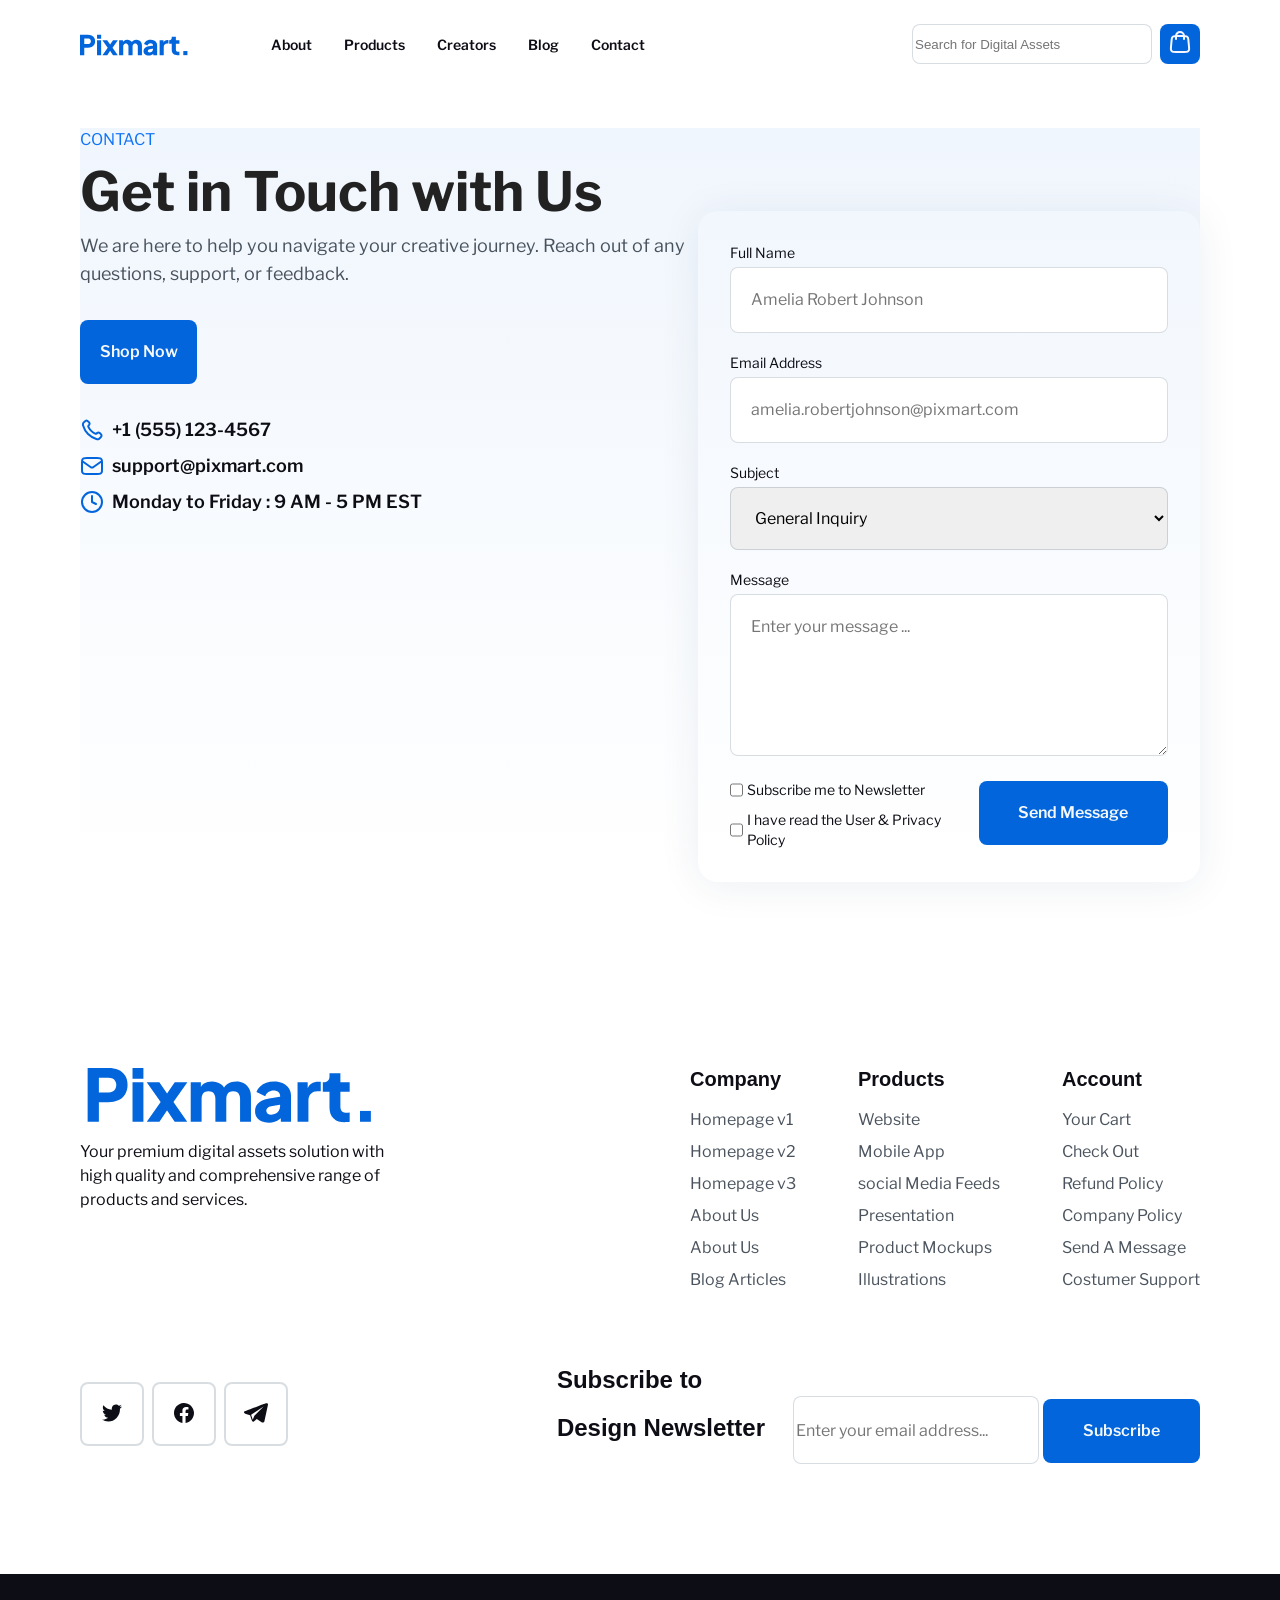
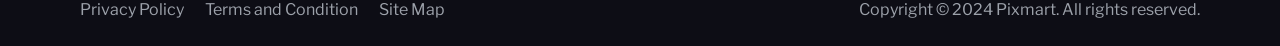
<file: contacts.html>
<!DOCTYPE html>
<html lang="en">
  <head>
    <meta charset="UTF-8" />
    <meta http-equiv="X-UA-Compatible" content="IE=edge" />
    <link rel="stylesheet" href="mystyle.css" />
    <link rel="preconnect" href="https://fonts.googleapis.com" />
    <link rel="preconnect" href="https://fonts.gstatic.com" crossorigin />
    <link href="https://fonts.googleapis.com/css2?family=Libre+Franklin:wght@400;500;600;700&family=Plus+Jakarta+Sans:wght@500;700&display=swap" rel="stylesheet" />
    <meta name="viewport" content="width=device-width, initial-scale=1.0" />
    <title>Pixmart</title>
  </head>

  <body>
    <header>
      <nav>
        <div class="nav-menu">
          <div class="header-logo">
            <a href="index.html"><img src="img/icons/pixmart-logo.svg" alt="img" /></a>
          </div>

          <ul class="nav-list">
            <li class="nav-item"><a href="#">About</a></li>
            <li class="nav-item"><a href="catalog.html">Products</a></li>
            <li class="nav-item"><a href="#">Creators</a></li>
            <li class="nav-item"><a href="blog.html">Blog</a></li>
            <li class="nav-item"><a href="contacts.html">Contact</a></li>
          </ul>
        </div>
        <div class="nav-buttons">
          <div class="search-form">
            <form class="search">
              <input type="search" placeholder="Search for Digital Assets" class="search-button" />
            </form>
          </div>

          <div class="shopping-cart">
            <a href="#"><img src="img/icons/buttons-symbols/shopping-bag.svg" alt="img" /></a>
          </div>
        </div>
      </nav>
    </header>

    <main class="contact">
      <div class="communications">
        <div class="section-type-title">
          <p>CONTACT</p>
        </div>

        <div class="section-title">
          <h2>Get in Touch with Us</h2>
        </div>

        <div class="our-help">
          <p>
            We are here to help you navigate your creative journey. Reach out of any<br />
            questions, support, or feedback.
          </p>
        </div>

        <button type="button" class="contact-shop">Shop Now</button>

        <div class="reach-out">
          <div class="through">
            <a href="tel:+15551234567"> <img src="img/icons/socials/phone.svg" alt="img" />+1 (555) 123-4567</a>
          </div>

          <div class="through">
            <a href="mailto:example@yourdomain.com"> <img src="img/icons/socials/mail-01.svg" alt="img" />support@pixmart.com</a>
          </div>

          <div class="through timer">
            <a href="https://www.timeanddate.com/worldclock/converter.html" target="_blank"> <img src="img/icons/clock.svg" alt="img" />Monday to Friday : 9 AM - 5 PM EST</a>
          </div>
        </div>

        <div class="map">
          <iframe src="https://www.google.com/maps/embed?pb=!1m18!1m12!1m3!1d28705.199014131245!2d-73.57913626995366!3d40.796798354689166!2m3!1f0!2f0!3f0!3m2!1i1024!2i768!4f13.1!3m3!1m2!1s0x89c286e540a98237%3A0x6a5b71f23a74346c!2sOld%20Westbury%2C%20NY%2C%20USA!5e0!3m2!1sen!2s!4v1736428946488!5m2!1sen!2s" width="618" height="314" style="border: 0" allowfullscreen="" loading="lazy" referrerpolicy="no-referrer-when-downgrade"> </iframe>
        </div>
      </div>

      <div class="get-in-touch">
        <form action="">
          <div class="label-to-input">
            <label for="full-name">Full Name</label>
            <input type="text" id="full-name" name="full-name" value="" placeholder="Amelia Robert Johnson" required />
          </div>

          <div class="label-to-input">
            <label for="email">Email Address</label>
            <input type="email" id="email" name="email" value="" placeholder="amelia.robertjohnson@pixmart.com" required />
          </div>

          <div class="label-to-input">
            <label for="subject">Subject</label>
            <select id="subject" name="subject" required>
              <option value="general" selected>General Inquiry</option>
              <option value="support">Support</option>
              <option value="feedback">Feedback</option>
              <option value="other">Other</option>
            </select>
          </div>

          <div class="label-to-input">
            <label for="message">Message</label>
            <textarea id="message" name="message" rows="5" placeholder="Enter your message ..." required></textarea>
          </div>

          <div class="send-message">
            <div class="checkbox-group">
              <div class="before-send">
                <input type="checkbox" id="newsletter" name="newsletter" />
                <label for="newsletter">Subscribe me to Newsletter</label>
              </div>

              <div class="before-send">
                <input type="checkbox" id="privacy-policy" name="privacy-policy" required />
                <label for="privacy-policy">I have read the User & Privacy Policy</label>
              </div>
            </div>

            <button type="submit">Send Message</button>
          </div>
        </form>
      </div>
    </main>

    <footer>
      <div class="top-footer-section">
        <div class="footer-logo-and-text">
          <img class="footer-logo" src="img/icons/pixmart-logo.svg" alt="img" />
          <p class="logo-text">
            Your premium digital assets solution with<br />
            high quality and comprehensive range of<br />
            products and services.
          </p>
        </div>

        <div class="footer-nav">
          <div class="footer-nav-menu">
            <p class="menu">Company</p>

            <div class="menu-contents">
              <ul>
                <li><a href="#">Homepage v1</a></li>
                <li><a href="#">Homepage v2</a></li>
                <li><a href="#">Homepage v3</a></li>
                <li><a href="#">About Us</a></li>
                <li><a href="#">About Us</a></li>
                <li><a href="#">Blog Articles</a></li>
              </ul>
            </div>
          </div>

          <div class="footer-nav-menu">
            <p class="menu">Products</p>

            <div class="menu-contents">
              <ul>
                <li><a href="#">Website</a></li>
                <li><a href="#">Mobile App</a></li>
                <li><a href="#">social Media Feeds</a></li>
                <li><a href="#">Presentation</a></li>
                <li><a href="#">Product Mockups</a></li>
                <li><a href="#">Illustrations</a></li>
              </ul>
            </div>
          </div>

          <div class="footer-nav-menu">
            <p class="menu">Account</p>

            <div class="menu-contents">
              <ul>
                <li><a href="#">Your Cart</a></li>
                <li><a href="#">Check Out</a></li>
                <li><a href="#">Refund Policy</a></li>
                <li><a href="#">Company Policy</a></li>
                <li><a href="#">Send A Message</a></li>
                <li><a href="#">Costumer Support</a></li>
              </ul>
            </div>
          </div>
        </div>
      </div>

      <div class="center-footer-section">
        <div class="social-buttons">
          <button type="button" class="socials">
            <img class="social-media" src="img/icons/socials/twitter.svg" alt="img" />
          </button>

          <button type="button" class="socials">
            <img class="social-media" src="img/icons/socials/facebook.svg" alt="img" />
          </button>

          <button type="button" class="socials">
            <img class="social-media" src="img/icons/socials/telegram.svg" alt="img" />
          </button>
        </div>

        <div class="newsletter">
          <form action="submit" method="post">
            <label for="email"
              >Subscribe to <br />
              Design Newsletter</label
            >
            <input type="email" name="email" placeholder="Enter your email address..." required />
            <button class="email-sub" type="submit">Subscribe</button>
          </form>
        </div>
      </div>

      <div class="bottom-footer-section">
        <div class="misc">
          <a href="#">Privacy Policy</a>
          <a href="#">Terms and Condition</a>
          <a href="#">Site Map</a>
        </div>

        <div class="copyright">
          <p>Copyright © 2024 Pixmart. All rights reserved.</p>
        </div>
      </div>
    </footer>
  </body>
</html>
</file>
<file: mystyle.css>
body {
  background-color: #ffffff;
  color: #0d0d15;
}

* {
  margin: unset;
}

button {
  cursor: pointer;
}

input {
  cursor: pointer;
}

header {
  margin: 24px 80px;
}

.header-logo {
  width: 107.43px;
  height: 20.77px;
}

ul,
li {
  list-style: none;
}

a {
  text-decoration: none;
  color: #0d0d15;
}

.nav-item {
  font-family: "libre franklin", Arial, sans-serif;
  font-weight: 600;
  font-size: 14px;
  padding: 6px 12px;
}

.search-button {
  width: 240px;
  height: 40px;
  border: 1px solid #1d36532b;
  border-radius: 8px;
}

.shopping-cart {
  background-color: #0265dc;
  width: 40px;
  height: 40px;
  border: 0px solid #0265dc;
  border-radius: 8px;
  display: flex;
  justify-content: center;
  align-items: center;
}

nav {
  display: flex;
  flex-direction: row;
  justify-content: space-between;
  align-items: center;
}

.nav-menu {
  display: flex;
  flex-direction: row;
  gap: 32px;
  align-items: center;
}

.nav-list {
  display: flex;
  flex-direction: row;
  justify-content: space-between;
  gap: 8px;
}

.nav-buttons {
  display: flex;
  flex-direction: row;
  gap: 8px;
}

h1 {
  font-family: "plus jakarta", Arial, sans-serif;
  font-size: 52px;
  font-weight: 700;
  line-height: 62px;
}

span {
  color: #0265dc;
}

.hero-section p {
  font-family: "plus jakarta", Arial, sans-serif;
  font-size: 20px;
  font-weight: 500;
  line-height: 28px;
  color: #2a3541d9;
}

.button-primary {
  font-family: "libre franklin", Arial, sans-serif;
  font-size: 18px;
  font-weight: 600;
  line-height: 28px;
  color: #f5f8fb;
  border: 0px solid #0265dc;
  border-radius: 8px;
  height: 64px;
  width: 151px;
  background-color: #0265dc;
}

.button-secondary {
  font-family: "libre franklin", Arial, sans-serif;
  font-size: 18px;
  font-weight: 600;
  line-height: 28px;
  color: #0d0d15;
  border: 0px solid #ffffff;
  border-radius: 8px;
  height: 64px;
  width: 235px;
  background-color: #ffffff;
}

.arrow {
  height: 20px;
  width: 20px;
}

.showcase {
  height: 544px;
  width: 624px;
}

.hero-buttons {
  display: flex;
  flex-direction: row;
  gap: 24px;
}

.hero-contents {
  display: flex;
  flex-direction: column;
  justify-content: space-between;
  gap: 32px;
}

.hero-section {
  height: 638px;
  display: flex;
  flex-direction: row;
  justify-content: space-between;
  align-items: center;
  padding: 47px 40px 47px 80px;
  background: linear-gradient(to right, rgba(240, 246, 253, 1), rgba(255, 255, 255, 1));
}

.product-card {
  height: 224px;
  width: 224px;
  border-radius: 20px;
  background-color: #f4f7fa;
}

.product-card img {
  height: 150px;
  width: 150px;
  padding: 37px;
}

.product-card-content p {
  font-family: "plus jakarta", Arial, sans-serif;
  font-size: 20px;
  font-weight: 500;
  line-height: 28px;
  color: #0d0d15;
}

.product-card {
  height: 224px;
  width: 224px;
  border-radius: 20px;
  background-color: #f4f7fa;
  display: flex;
  flex-direction: column;
  align-items: center;
  gap: 20px;
}

.product-card img {
  height: 150px;
  width: 150px;
}

.product-card-content {
  font-family: "plus jakarta", Arial, sans-serif;
  font-size: 20px;
  font-weight: 500;
  line-height: 28px;
  color: #0d0d15;
}

.products-section {
  display: flex;
  flex-direction: row;
  justify-content: space-between;
  gap: 32px;
  margin-left: 80px;
  margin-right: 112px;
}

.category-card {
  height: 180px;
  width: 220px;
  border-radius: 20px;
  background-color: #f4f7fa;
  display: flex;
  flex-direction: column;
  align-items: flex-start;
  gap: 16px;
}

#blue-cate-card {
  color: #f8f7ff;
  background-color: #0265dc;
}

.rectangle-bottom {
  height: 60px;
  width: 220px;
  border-radius: 20px 20px 0 0;
  background: linear-gradient(to bottom, #f0f6fd, #ffffff00);
}

.rectangle-top {
  height: 60px;
  width: 220px;
  border-radius: 0 0 20px 20px;
  background: linear-gradient(to top, #f0f6fd, #ffffff00);
}

.category-card img {
  height: 48px;
  width: 48px;
  padding-left: 24px;
  padding-top: 24px;
}

.tools-name {
  font-family: "plus jakarta", Arial, sans-serif;
  font-size: 28px;
  font-weight: 700;
  line-height: 36px;
  padding-bottom: 8px;
  padding-left: 24px;
}

.tools-info {
  font-family: "libre franklin", Arial, sans-serif;
  font-size: 16px;
  font-weight: 400;
  line-height: 24px;
  padding-left: 24px;
}

.categories-left {
  display: flex;
  flex-direction: column;
  gap: 20px;
}

.categories-right {
  display: flex;
  flex-direction: column;
  gap: 20px;
}

.category-items {
  display: flex;
  flex-direction: row;
  gap: 20px;
}

.section-type-title {
  font-family: "libre franklin", Arial, sans-serif;
  font-size: 16px;
  font-weight: 400;
  line-height: 24px;
  color: #0f73f6;
}

.section-title {
  font-family: "libre franklin", Arial, sans-serif;
  font-size: 36px;
  font-weight: 700;
  line-height: 48px;
  color: #222222;
}

.categories-description {
  font-family: "libre franklin", Arial, sans-serif;
  font-size: 18px;
  font-weight: 400;
  line-height: 28px;
  opacity: 70%;
  padding-bottom: 16px;
}

.category-header {
  display: flex;
  flex-direction: column;
  justify-content: space-between;
  gap: 16px;
  align-items: flex-start;
}

.categories-section {
  display: flex;
  flex-direction: row;
  justify-content: space-between;
  align-items: center;
  margin: 0 80px;
}

.trending-buttons button {
  height: 64px;
  width: 64px;
  border: 2px solid #1d36532b;
  border-radius: 8px;
  background-color: #fff;
}

.trending-buttons img {
  height: 24px;
  width: 24px;
}

.trending-buttons {
  display: flex;
  flex-direction: row;
  gap: 12px;
}

.trending-header {
  display: flex;
  flex-direction: column;
  gap: 16px;
}

.trending-section-nav {
  display: flex;
  flex-direction: row;
  align-items: flex-end;
  justify-content: space-between;
}

.popular-product-card img {
  height: 272px;
  width: 305px;
  border-radius: 20px;
  padding-bottom: 8px;
}

.product-name {
  font-family: "plus jakarta", Arial, sans-serif;
  font-size: 28px;
  font-weight: 700;
  line-height: 36px;
  padding-bottom: 4px;
}

.product-price {
  font-family: "libre franklin", Arial, sans-serif;
  font-size: 16px;
  font-weight: 400;
  height: 24px;
  padding: 8px 2px 8px 0;
  color: #0265dc;
}

.product-description {
  font-family: "libre franklin", Arial, sans-serif;
  font-size: 16px;
  font-weight: 400;
  line-height: 24px;
  color: #2a3541b2;
}

.product-name-and-price {
  width: 100%;
  display: flex;
  flex-direction: row;
  align-items: center;
  justify-content: space-between;
}

.popular-product-card {
  display: flex;
  flex-direction: column;
  align-items: flex-start;
  gap: 8px;
}

.popular-product-card {
  position: relative;
}

.popular-product-card img {
  width: 100%;
  height: auto;
  display: block;
  transition: opacity 0.3s ease;
}

.go-to-product-btn {
  position: absolute;
  top: 50%;
  left: 50%;
  transform: translate(-50%, -50%);
  height: 64px;
  width: 273px;
  border: 0 solid #0265DC;
  border-radius: 8px;
  background-color: #0265DC;
  font-family: "libre franklin", Arial, sans-serif;
  font-size: 18px;
  font-weight: 600;
  line-height: 28px;
  color: #F5F8FB;
  opacity: 0;
  pointer-events: none;
  transition: opacity 0.3s ease;
}

.popular-product-card:hover .go-to-product-btn {
  opacity: 1;
  pointer-events: auto;
}

.popular-product-card:hover img {
  opacity: 0.66;
}

.popular-products {
  display: flex;
  flex-direction: row;
  justify-content: space-between;
  gap: 16px;
}

.trending-section {
  display: flex;
  flex-direction: column;
  gap: 48px;
  margin: 0 80px;
}

.pricing-header {
  display: flex;
  flex-direction: column;
  gap: 16px;
  text-align: center;
}

.membership-name {
  font-family: "plus jakarta", Arial, sans-serif;
  font-size: 20px;
  font-weight: 700;
  line-height: 26px;
  color: #0d0d15;
}

.price-per-month h2 {
  font-family: "plus jakarta", Arial, sans-serif;
  font-size: 36px;
  font-weight: 700;
  line-height: 48px;
  color: #0d0d15;
}

.month {
  font-family: "libre franklin", Arial, sans-serif;
  font-size: 16px;
  font-weight: 400;
  line-height: 24px;
  color: #0d0d15;
  opacity: 0.5;
}

.benefit {
  font-family: "libre franklin", Arial, sans-serif;
  font-size: 16px;
  font-weight: 400;
  line-height: 24px;
  display: flex;
  flex-direction: row;
  align-items: center;
  gap: 16px;
}

.price-per-month {
  padding-top: 16px;
  padding-bottom: 32px;
  display: flex;
  flex-direction: row;
  align-items: baseline;
  gap: 4px;
}

.membership-content {
  display: flex;
  flex-direction: column;
  gap: 16px;
}

#best-seller-membership {
  margin-bottom: 32px;
  border: 2px solid #0265dc;
  padding-top: 0;
}

.sticker {
  height: 40px;
  width: 173px;
  background-color: blue;
  border-radius: 0 20px;
  margin-left: 195px;
}

.sticker h5 {
  font-family: "plus jakarta", Arial, sans-serif;
  font-size: 20px;
  font-weight: 700;
  line-height: 26px;
  padding: 7px 24px;
  white-space: nowrap;
}

.membership-sub-button {
  font-family: "libre franklin", Arial, sans-serif;
  font-size: 18px;
  font-weight: 600;
  line-height: 28px;
  height: 64px;
  width: 352px;
  border: 2px solid #1d36532b;
  border-radius: 8px;
  background-color: transparent;
}

.membership {
  height: 474px;
  width: 416px;
  min-width: 272px;
  border-radius: 20px;
  box-shadow: 0 4px 40px 0 rgba(29, 57, 95, 0.08);
  display: flex;
  flex-direction: column;
  padding: 32px;
  gap: 40px;
}

.subscription-plans {
  display: flex;
  flex-direction: row;
  justify-content: space-between;
  align-items: end;
  gap: 16px;
  margin: 0 80px;
}

.pricing-section {
  display: flex;
  flex-direction: column;
  gap: 48px;
}

.ask-question {
  font-family: "libre franklin", Arial, sans-serif;
  font-size: 18px;
  font-weight: 600;
  line-height: 28px;
  height: 64px;
  width: 223px;
  border: 2px solid #1d36532b;
  border-radius: 8px;
  background-color: transparent;
  margin-top: 16px;
}

.faq-header {
  display: flex;
  flex-direction: column;
  gap: 16px;
}

.faq-card {
  height: 80px;
  width: 620px;
  border-radius: 10px;
  box-shadow: 0 4px 40px 0 #1d395f14;
}

.question {
  font-family: "plus jakarta", Arial, sans-serif;
  font-size: 20px;
  font-weight: 700;
  line-height: 26px;
}

.expand-collaps {
  height: 32px;
  width: 32px;
  border: 2px solid #1d36532b;
  border-radius: 8px;
}

.faq-card-header {
  display: flex;
  flex-direction: row;
  justify-content: space-between;
  align-items: center;
  padding: 24px;
}

.faqs-answer {
  font-family: "libre franklin", Arial, sans-serif;
  font-size: 16px;
  font-weight: 400;
  line-height: 24px;
  padding: 0 24px;
}

#selected-faq {
  height: 192px;
  border: 2px solid #0265dc;
  display: flex;
  flex-direction: column;
  gap: 16px;
}

#selected-faq .faq-card-header {
  padding: 24px 24px 0 24px;
}

.common-questions {
  display: flex;
  flex-direction: column;
  gap: 16px;
}

.faq-section {
  position: relative;
  display: flex;
  flex-direction: row;
  justify-content: space-between;
  align-items: center;
  padding: 0 80px;
}

.faq-section {
  position: relative;
}

.faq-section::before {
  content: "";
  position: absolute;
  top: 164px;
  left: 412px;
  width: 689px;
  height: 498px;
  background: radial-gradient(circle, rgba(15, 115, 246, 0.1) 0%, rgba(15, 115, 246, 0.1) 10%);
  filter: blur(200px);
  z-index: -1;
  pointer-events: none;
}


.blog-header {
  display: flex;
  flex-direction: row;
  justify-content: space-between;
  align-items: center;
}

.big-post img {
  height: 702px;
  width: 624px;
  border-radius: 20px;
}

.small-post img {
  height: 289px;
  width: 624px;
  border-radius: 20px;
}

.blog-card {
  display: flex;
  flex-direction: column;
  gap: 24px;
}

.blog-card-content a {
  font-family: "plus jakarta", Arial, sans-serif;
  font-size: 28px;
  font-weight: 700;
  line-height: 36px;
}

.blog-card-content p {
  font-family: "libre franklin", Arial, sans-serif;
  font-size: 16px;
  font-weight: 400;
  line-height: 24px;
  color: #2a3541b2;
  padding-top: 8px;
}

.small-post {
  display: flex;
  flex-direction: column;
  gap: 32px;
}

.blog-posts {
  display: flex;
  flex-direction: row;
  justify-content: space-between;
  align-items: center;
}

.section-type-title a {
  font-family: "libre franklin", Arial, sans-serif;
  font-size: 16px;
  font-weight: 400;
  line-height: 24px;
  color: #0f73f6;
}

.blog-section {
  display: flex;
  flex-direction: column;
  gap: 48px;
  padding: 0 80px;
}

.footer-logo-and-text {
  display: flex;
  flex-direction: column;
  gap: 16px;
}

.footer-logo {
  height: 58px;
  width: 300px;
}

.logo-text {
  font-family: "libre franklin", Arial, sans-serif;
  font-size: 16px;
  font-weight: 400;
  line-height: 24px;
}

.menu {
  font-family: "plus jakarta", Arial, sans-serif;
  font-size: 20px;
  font-weight: 700;
  line-height: 26px;
  padding-left: 40px;
}

.menu-contents a {
  font-family: "libre franklin", Arial, sans-serif;
  font-size: 16px;
  font-weight: 400;
  line-height: 24px;
  color: #2a3541d9;
}

.footer-nav-menu {
  display: flex;
  flex-direction: column;
  gap: 16px;
  align-items: flex-start;
}

.menu-contents ul {
  display: flex;
  flex-direction: column;
  justify-content: space-between;
  gap: 8px;
}

.footer-nav {
  display: flex;
  flex-direction: row;
  gap: 22px;
}

.social-media {
  height: 24px;
  width: 24px;
}

.socials {
  height: 64px;
  width: 64px;
  border: 2px solid #1d36532b;
  border-radius: 8px;
  background-color: transparent;
}

.social-buttons {
  display: flex;
  flex-direction: row;
  gap: 8px;
}

.newsletter label {
  font-family: "plus jakarta", Arial, sans-serif;
  font-size: 24px;
  font-weight: 700;
  line-height: 32px;
}

.newsletter input {
  height: 64px;
  width: 240px;
  border: 1px solid #1d36532b;
  border-radius: 8px;
  margin-left: 24px;
  font-family: "libre franklin", Arial, sans-serif;
  font-size: 16px;
  font-weight: 400;
  line-height: 24px;
}

.email-sub {
  height: 64px;
  width: 157px;
  border-radius: 8px;
  border: 0;
  background-color: #0265dc;
  font-family: "libre franklin", Arial, sans-serif;
  font-size: 16px;
  font-weight: 600;
  line-height: 24px;
  color: #f5f8fb;
}

.newsletter {
  display: flex;
  flex-direction: row;
}

.top-footer-section {
  display: flex;
  flex-direction: row;
  justify-content: space-between;
  align-items: flex-start;
  margin-top: 184px;
  padding: 0 80px;
}

.center-footer-section {
  display: flex;
  flex-direction: row;
  justify-content: space-between;
  align-items: center;
  margin-top: 72px;
  margin-bottom: 80px;
  padding: 0 80px;
}

.bottom-footer-section {
  background-color: #0d0d15;
  height: 72px;
  font-family: "libre franklin", Arial, sans-serif;
  font-size: 16px;
  font-weight: 400;
  line-height: 24px;
  color: #e7eef7a8;
  display: flex;
  flex-direction: row;
  justify-content: space-between;
  align-items: center;
  margin-top: 110px;
  padding: 0 80px;
}

.misc {
  display: flex;
  flex-direction: row;
  gap: 21px;
}

.misc a {
  color: #e7eef7a8;
}

.home-page {
  display: flex;
  flex-direction: column;
  gap: 120px;
}

.catalog-intro {
  margin: 64px 80px 100px 80px;
}




.filter-name {
  font-family: "plus jakarta", Arial, sans-serif;
  font-size: 24px;
  font-weight: 700;
  line-height: 32px;
}

.filter {
  display: flex;
  flex-direction: row;
  gap: 9px;
  padding-left: 5px;
  border-radius: 4px;
  font-family: "libre franklin", Arial, sans-serif;
  font-size: 14px;
  font-weight: 400;
  line-height: 20px;
  color: #0d0d15;
}

.filters-list {
  display: flex;
  flex-direction: column;
  gap: 12px;
  padding: 0;
}

.filters-card {
  display: flex;
  flex-direction: column;
  gap: 24px;
  align-items: flex-start;
}

.toggle-item {
  display: flex;
  align-items: center;
  margin-bottom: 10px;
}

.toggle-checkbox {
  display: none;
}

.toggle-label {
  display: inline-block;
  width: 40px;
  height: 20px;
  background: #ccc;
  border-radius: 20px;
  position: relative;
  transition: background 0.3s ease;
}

.toggle-label::before {
  content: "";
  position: absolute;
  top: 2px;
  left: 2px;
  width: 16px;
  height: 16px;
  background: #ffffff;
  border-radius: 50%;
  transition: transform 0.3s ease;
}

.toggle-checkbox:checked+.toggle-label {
  background: #0265dc;
}

.toggle-checkbox:checked+.toggle-label::before {
  transform: translateX(20px);
}

.toggle-text {
  margin-left: 10px;
  color: #0d0d15;
}

.toggle-switch {
  padding: unset;
}

.price-filter {
  font-family: Arial, sans-serif;
  max-width: 300px;
  margin-top: 6px;
}

.price-filter h2 {
  font-size: 18px;
  font-weight: bold;
  margin-bottom: 10px;
}

.slider-container {
  position: relative;
  width: 100%;
  height: 6px;
}

.price-slider {
  position: absolute;
  width: 100%;
  height: 6px;
  appearance: none;
  background: none;
  pointer-events: none;
  z-index: 2;
}

.price-slider::-webkit-slider-thumb {
  appearance: none;
  width: 16px;
  height: 16px;
  background: #007aff;
  border-radius: 50%;
  cursor: pointer;
  pointer-events: auto;
}

.price-slider::-moz-range-thumb {
  width: 16px;
  height: 16px;
  background: #007aff;
  border-radius: 50%;
  cursor: pointer;
}

.slider-track {
  position: absolute;
  width: 100%;
  height: 6px;
  background: #d4d8dd;
  border-radius: 3px;
  z-index: 1;
}

.price-labels {
  display: flex;
  justify-content: space-between;
  margin-top: 8px;
  font-size: 14px;
  color: #333;
}

.slider-filter {
  display: flex;
  flex-direction: column;
  gap: 24px;
}

.slider-price {
  color: #0d0d15;
}

.reset-filters {
  height: 40px;
  width: 217px;
  border: 2px solid #1d36532b;
  border-radius: 8px;
  background-color: transparent;
  font-family: "libre franklin", Arial, sans-serif;
  font-size: 16px;
  font-weight: 600;
  line-height: 24px;
  display: flex;
  flex-direction: row;
  gap: 8px;
  justify-content: center;
  padding: 8px 0;
}

.side-filter-section {
  display: flex;
  flex-direction: column;
  gap: 40px;
}

.product {
  height: 260px;
  width: 302px;
  border-radius: 20px;
  padding-bottom: 8px;
}

.catalog-product-card h5 {
  font-family: "plus jakarta", Arial, sans-serif;
  font-size: 20px;
  font-weight: 700;
  line-height: 26px;
}

.catalog-product-card p {
  font-family: "libre franklin", Arial, sans-serif;
  font-size: 16px;
  font-weight: 400;
  line-height: 24px;
  color: #2a3541d9;
}

.favourite {
  height: 40px;
  width: 40px;
  border: 2px solid #2735448c;
  border-radius: 8px;
  background-color: transparent;
}

.add-to-cart {
  height: 40px;
  width: 40px;
  border: 0px solid #0265dc;
  border-radius: 8px;
  background-color: #0265dc;
}

.product-buttons img {
  height: 24px;
  width: 24px;
}

.product-buttons {
  display: flex;
  flex-direction: row;
  gap: 8px;
}

.price-buy-fav {
  display: flex;
  flex-direction: row;
  align-items: center;
  justify-content: space-between;
}

.catalog-product-card {
  display: flex;
  flex-direction: column;
  justify-content: space-between;
  gap: 12px;
  max-width: 302px;
}

.grid-catalog {
  position: relative;
  display: grid;
  grid-template-columns: repeat(3, 302px);
  grid-template-rows: repeat(4, auto);
  gap: 32px;
}

.grid-catalog::after {
  content: "";
  position: absolute;
  bottom: 0;
  left: 0;
  width: 100%;
  height: 52px;
  background: linear-gradient(to top, rgba(255, 255, 255, 1), rgba(255, 255, 255, 0.5));
  pointer-events: none;
  z-index: 10;
}


.product-image-wrapper {
  position: relative;
}

.product-status {
  position: absolute;
  top: 16px;
  left: 16px;
  z-index: 10;
  display: flex;
  align-items: center;
  justify-content: center;
  padding: 0 12px;
  font-family: "libre franklin", Arial, sans-serif;
  font-size: 16px;
  font-weight: 500;
  line-height: 24px;
  color: white;
  height: 40px;
  border-radius: 100px;
}

.product-status.sold {
  width: 114px;
  color: #2A3541B2;
  background-color: #fff;
}

.product-status.new {
  width: 72px;
  background-color: #007772;
}

.product-status.popular {
  width: 111px;
  background-color: #0265dc;
}

.catalog-product-card.sold {
  pointer-events: none;
}

.catalog-product-card.sold * {
  opacity: 0.6;
}

.catalog-product-card.sold .product {
  opacity: 1;
}

.catalog-product-card.sold .cost {
  visibility: hidden;
  opacity: 0.6;
}

.catalog-product-card.sold .cost::before {
  content: "€00.00";
  visibility: visible;
  opacity: 1;
}

.catalog-product-card.sold .product-buttons {
  display: none;
}

.product-status {
  opacity: 1;
}

.catalog-fade {
  width: 1039px;
  background: linear-gradient(to top, rgba(255, 255, 255, 1), rgba(255, 255, 255, 1) 50px);
}

.load-more-catalog {
  height: 64px;
  width: 156px;
  background-color: transparent;
  border: 2px solid #1d36532b;
  border-radius: 8px;
  font-family: "libre franklin", Arial, sans-serif;
  font-size: 18px;
  font-weight: 600;
  line-height: 28px;
  margin: 0 441.5px;
}

.sorting button {
  font-family: "libre franklin", Arial, sans-serif;
  font-size: 16px;
  font-weight: 600;
  line-height: 24px;
  border: 1px solid #1d36532b;
  border-radius: 8px;
}

.best-seller-sort {
  display: flex;
  flex-direction: row;
  align-items: center;
  background-color: transparent;
  gap: 11px;
  padding: 8px 17px 8px 20px;
}

.items-shown button {
  height: 40px;
  width: 40px;
  border-radius: 8px;
}

.album-layout {
  border: 0px solid #0265dc;
  background-color: #0265dc;
}

.listings-layout {
  border: 1px solid #1d36532b;
  background-color: transparent;
}

.result-layout {
  display: flex;
  flex-direction: row;
  gap: 8px;
}

.result-layout button{
  display: flex;
  justify-content: center;
  align-items: center;
}

.items-shown {
  display: flex;
  flex-direction: row;
  gap: 24px;
  align-items: center;
}

.items-shown p {
  font-family: "libre franklin", Arial, sans-serif;
  font-size: 16px;
  font-weight: 600;
  line-height: 24px;
}

.sorting {
  display: flex;
  flex-direction: row;
  align-items: center;
  justify-content: space-between;
  max-width: 970px;
}

.ui-kit img {
  height: 16px;
  width: 16px;
}

.ui-kit {
  height: 32px;
  width: 85px;
  font-family: "libre franklin", Arial, sans-serif;
  font-size: 16px;
  font-weight: 600;
  line-height: 24px;
  background-color: transparent;
  border: 1px solid #1d36532b;
  border-radius: 8px;
  display: flex;
  flex-direction: row;
  align-items: center;
  gap: 8px;
}

.applied-filters {
  display: flex;
  flex-direction: row;
  gap: 8px;
}

.catalog-sorting {
  display: flex;
  flex-direction: column;
  gap: 24px;
}

.catalog {
  display: flex;
  flex-direction: column;
  gap: 48px;
}

.catalog-page {
  display: flex;
  flex-direction: row;
  justify-content: space-between;
  padding: 0 80px;
  margin-bottom: 120px;
}

.typo-sticker {
  height: 40px;
  width: 146px;
  background-color: #0265dc;
  border-radius: 100px;
}

.typo-sticker p {
  color: white;
  font-family: "libre franklin", Arial, sans-serif;
  font-size: 16px;
  font-weight: 500;
  line-height: 24px;
  padding: 8px 16px;
}

.blog-title {
  font-family: "plus jakarta", Arial, sans-serif;
  font-size: 52px;
  font-weight: 700;
  line-height: 62px;
  margin-top: 24px;
  margin-bottom: 64px;
}

.blog-intro {
  display: flex;
  flex-direction: column;
  margin-top: 64px;
}

.blog-title-image {
  height: 414px;
  width: 1280px;
}

.author-name {
  font-family: "plus jakarta", Arial, sans-serif;
  font-size: 20px;
  font-weight: 700;
  line-height: 26px;
}

.author-date {
  font-family: "libre franklin", Arial, sans-serif;
  font-size: 16px;
  font-weight: 400;
  line-height: 24px;
  color: #222222;
  opacity: 50%;
}

.author-details {
  display: flex;
  flex-direction: column;
}

.author {
  display: flex;
  flex-direction: row;
  align-items: center;
  gap: 16px;
}

ul.blog-categories-list {
  list-style-type: disc;
}

ul.blog-categories-list li {
  list-style: inherit;
}

ul.blog-categories-list li::marker {
  color: #0265dc;
}

.blog-categories-list {
  padding-left: 17px;
  display: flex;
  flex-direction: column;
  gap: 8px;
}

.blog-categories li a {
  font-family: "libre franklin", Arial, sans-serif;
  font-size: 16px;
  font-weight: 400;
  line-height: 24px;
  color: #2a3541d9;
}

.blog-categories h4 {
  font-family: "plus jakarta", Arial, sans-serif;
  font-size: 24px;
  font-weight: 700;
  line-height: 32px;
}

.blog-categories {
  display: flex;
  flex-direction: column;
  gap: 24px;
}

ul.blog-categories-list li:hover {
  transform: translateX(16px);
}

ul.blog-categories-list li a:hover {
  font-weight: 600;
  color: #0d0d15;
}

.latest-articles h4 {
  font-family: "plus jakarta", Arial, sans-serif;
  font-size: 24px;
  font-weight: 700;
  line-height: 32px;
}

.article-name {
  font-family: "plus jakarta", Arial, sans-serif;
  font-size: 20px;
  font-weight: 700;
  line-height: 26px;
}

.article-date {
  font-family: "libre franklin", Arial, sans-serif;
  font-size: 16px;
  font-weight: 400;
  line-height: 24px;
  color: #2a3541d9;
}

.latest-article {
  display: flex;
  flex-direction: column;
  gap: 12px;
  margin-bottom: 24px;
}

.latest-articles {
  display: flex;
  flex-direction: column;
  gap: 24px;
}

.blogpage-aside {
  display: flex;
  flex-direction: column;
  gap: 80px;
}

.article-point {
  font-family: "plus jakarta", Arial, sans-serif;
  font-size: 24px;
  font-weight: 700;
  line-height: 32px;
}

.article-content {
  font-family: "libre franklin", Arial, sans-serif;
  font-size: 18px;
  font-weight: 400;
  line-height: 28px;
  color: #2a3541d9;
}

.example {
  height: 462px;
  width: 980px;
  border-radius: 20px;
}

.article-example p {
  font-family: "libre franklin", Arial, sans-serif;
  font-size: 16px;
  font-weight: 400;
  line-height: 24px;
  color: #222222;
  opacity: 70%;
}

.get-this-asset {
  font-family: "libre franklin", Arial, sans-serif;
  font-size: 16px;
  font-weight: 400;
  line-height: 24px;
  color: #0265dc;
}

.usage-typography {
  display: flex;
  flex-direction: row;
  justify-content: space-between;
  align-items: center;
  max-width: 980px;
}

.article-example {
  display: flex;
  flex-direction: column;
  gap: 14px;
}

.double-quote {
  height: 64px;
  width: 64px;
}

.last-article {
  display: flex;
  flex-direction: row;
  gap: 16px;
}

.main-article {
  display: flex;
  flex-direction: column;
  gap: 32px;
}

.blog-article {
  display: flex;
  flex-direction: row;
  justify-content: space-between;
  max-width: 1280px;
  margin-top: 48px;
}

.related-articles {
  position: relative;
  display: flex;
  flex-direction: column;
  align-items: center;
  justify-content: center;
  gap: 32px;
  padding: 0 24px 40px 24px;
  margin: 120px 0;
  background-color: #f0f6fd;
}

.related-header {
  display: flex;
  justify-content: space-between;
  align-items: center;
  width: 100%;
  max-width: 1280px;
}

.related-header h2 {
  font-family: "plus jakarta", Arial, sans-serif;
  font-size: 24px;
  font-weight: 700;
  color: #2a3541;
}

.explore-all-articles {
  display: flex;
  align-items: center;
  gap: 8px;
}

.explore-all-articles a {
  font-family: "sf pro", Arial, sans-serif;
  font-size: 16px;
  font-weight: 590;
  color: #0265dc;
  text-decoration: none;
}

.article-cards {
  display: flex;
  justify-content: space-between;
  align-items: flex-start;
  gap: 24px;
  width: 100%;
  max-width: 1280px;
}

.article-card {
  background-color: #ffffff;
  border-radius: 20px;
  display: flex;
  flex-direction: column;
  align-items: center;
  gap: 16px;
  padding: 20px;
  width: 100%;
  max-width: 410px;
  box-shadow: 0 4px 10px rgba(0, 0, 0, 0.1);
}

.article-card img {
  border-radius: 12px;
  width: 100%;
  height: auto;
}

.article-card-content {
  display: flex;
  flex-direction: column;
  align-items: flex-start;
  gap: 8px;
}

.article-card-content h5 {
  font-family: "plus jakarta", Arial, sans-serif;
  font-size: 18px;
  font-weight: 700;
  color: #2a3541;
}

.article-card-content p {
  font-family: "libre franklin", Arial, sans-serif;
  font-size: 14px;
  font-weight: 400;
  color: #2a3541d9;
}

.blog-page {
  display: flex;
  flex-direction: column;
  justify-content: center;
  align-items: center;
  background: linear-gradient(to bottom, rgba(240, 246, 253, 1), rgba(255, 255, 255, 0));
}

.our-help {
  font-family: "libre franklin", Arial, sans-serif;
  font-size: 18px;
  font-weight: 400;
  line-height: 28px;
  color: #2a3541d9;
}

.contact-shop {
  height: 64px;
  width: 117px;
  background-color: #0265dc;
  border: 0 solid #0265dc;
  border-radius: 8px;
  font-family: "libre franklin", Arial, sans-serif;
  font-size: 16px;
  font-weight: 600;
  line-height: 24px;
  color: #f5f8fb;
  margin: 16px 0;
}

.through a {
  font-family: "libre franklin", Arial, sans-serif;
  font-size: 18px;
  font-weight: 600;
  line-height: 28px;
  display: flex;
  flex-direction: row;
  gap: 8px;
  align-items: center;
}

.reach-out {
  display: flex;
  flex-direction: column;
  gap: 8px;
}

.map {
  margin-top: 32px;
}

iframe {
  border-radius: 20px;
}

.communications {
  display: flex;
  flex-direction: column;
  gap: 16px;
}

.get-in-touch {
  width: 622px;
  box-shadow: 0 4px 40px 0 rgba(29, 57, 95, 0.08);
  border-radius: 20px;
  padding: 32px;
}

.get-in-touch label {
  font-family: "libre franklin", Arial, sans-serif;
  font-size: 14px;
  font-weight: 400;
  line-height: 20px;
}

.label-to-input {
  display: flex;
  flex-direction: column;
  gap: 4px;
}

.before-send {
  display: flex;
  flex-direction: row;
  align-content: center;
  gap: 4px;
  margin-top: 4px;
}

.checkbox-group {
  display: flex;
  flex-direction: column;
  gap: 6px;
}

.get-in-touch button {
  height: 64px;
  width: 192px;
  border: 0 solid #0265dc;
  background-color: #0265dc;
  border-radius: 8px;
  font-family: "libre franklin", Arial, sans-serif;
  font-size: 16px;
  font-weight: 600;
  line-height: 24px;
  color: #f5f8fb;
}

.send-message {
  display: flex;
  flex-direction: row;
  align-items: center;
  justify-content: space-between;
}

.label-to-input input,
select,
textarea {
  border: 1px solid #1d36532b;
  border-radius: 8px;
  padding: 20px;
  font-family: "libre franklin", Arial, sans-serif;
  font-size: 16px;
  font-weight: 400;
  line-height: 24px;
}

textarea {
  resize: vertical;
}

.get-in-touch form {
  display: flex;
  flex-direction: column;
  gap: 20px;
}

.contact {
  display: flex;
  flex-direction: row;
  justify-content: space-between;
  align-items: flex-end;
  margin: 64px 80px 120px 80px;
  background: linear-gradient(to bottom, rgba(240, 246, 253, 1), rgba(255, 255, 255, 0));
}

.reach-out .through.timer a {
  font-family: "libre franklin", Arial, sans-serif;
  font-size: 18px;
  font-weight: 600;
  line-height: 28px;
  display: flex;
  flex-direction: row;
  gap: 8px;
  align-items: center;
  position: relative;
}

.reach-out .through.timer a::after {
  content: "Convert our working hours to your time zone and never miss out on support!";
  display: none;
  position: absolute;
  top: 100%;
  left: 0;
  margin-top: 5px;
  padding: 12px;
  background-color: #0265dc;
  color: white;
  font-size: 18px;
  font-family: "libre franklin", Arial, sans-serif;
  font-weight: 600;
  line-height: 1.4;
  width: 280px;
  border-radius: 8px;
  box-shadow: 0px 4px 10px rgba(0, 0, 0, 0.1);
  text-align: left;
  z-index: 10;
  opacity: 0;
  transition: opacity 0.3s ease;
}

.reach-out .through.timer a:hover::after {
  display: block;
  opacity: 1;
}
</file>
